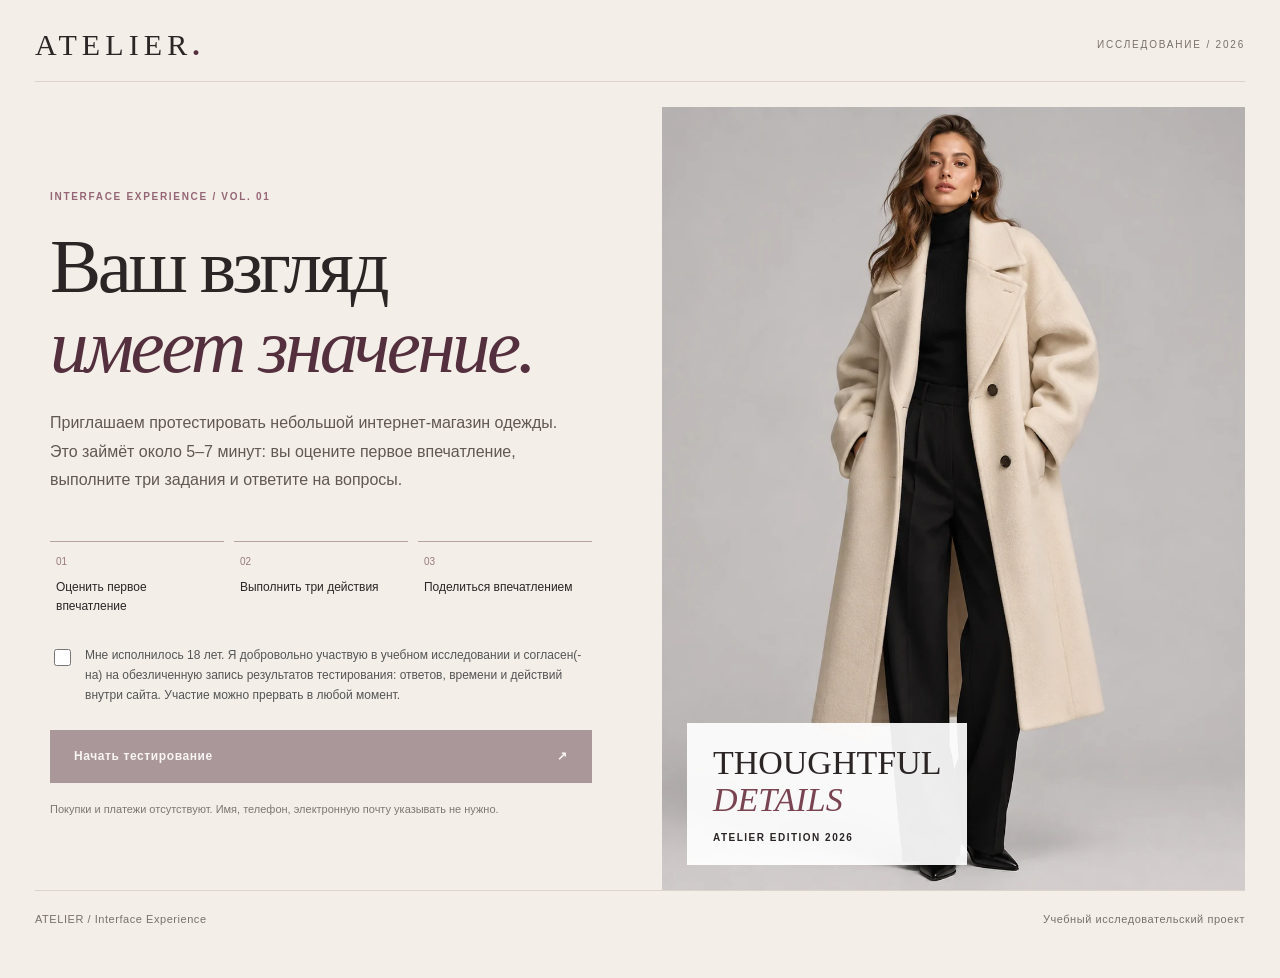
<file: index.html>
<!doctype html>
<html lang="ru">
<head>
  <meta charset="utf-8">
  <meta name="viewport" content="width=device-width, initial-scale=1">
  <meta name="theme-color" content="#f6f0ea">
  <title>ATELIER — оценка интерфейса</title>
  <link rel="stylesheet" href="./css/research.css">
</head>

<body class="research-page">
  <main class="research-shell">
    <header class="research-header">
      <span class="research-logo">ATELIER<span>.</span></span>
      <span>ИССЛЕДОВАНИЕ / 2026</span>
    </header>

    <section class="research-hero">
      <div class="research-copy">
        <span class="research-kicker">
          INTERFACE EXPERIENCE / VOL. 01
        </span>

        <h1>
          Ваш взгляд<br>
          <em>имеет значение.</em>
        </h1>

        <p class="research-lead">
          Приглашаем протестировать небольшой интернет-магазин
          одежды. Это займёт около 5–7 минут: вы оцените первое
          впечатление, выполните три задания и ответите на вопросы.
        </p>

        <div class="research-steps">
          <div>
            <span>01</span> Оценить первое впечатление
          </div>
          <div>
            <span>02</span> Выполнить три действия
          </div>
          <div>
            <span>03</span> Поделиться впечатлением
          </div>
        </div>

        <label class="research-consent">
          <input id="consent" type="checkbox">
          <span>
            Мне исполнилось 18 лет. Я добровольно участвую
            в учебном исследовании и согласен(-на) на
            обезличенную запись результатов тестирования:
            ответов, времени и действий внутри сайта.
            Участие можно прервать в любой момент.
          </span>
        </label>

        <button
          type="button"
          id="startButton"
          class="research-primary"
          disabled
        >
          Начать тестирование <span>↗</span>
        </button>

        <p class="research-small">
          Покупки и платежи отсутствуют. Имя, телефон,
          электронную почту указывать не нужно.
        </p>
      </div>

      <div class="research-visual">
        <img
          src="./assets/look1.webp"
          alt="Образ из коллекции ATELIER"
          width="1122"
          height="1402"
        >

        <div class="research-visual-note">
          THOUGHTFUL<br>
          <em>DETAILS</em>
          <span>ATELIER EDITION 2026</span>
        </div>
      </div>
    </section>

    <footer class="research-footer">
      <span>ATELIER / Interface Experience</span>
      <span>Учебный исследовательский проект</span>
    </footer>
  </main>

  <script>
    'use strict';

    const consent = document.getElementById('consent');
    const start = document.getElementById('startButton');

    consent.addEventListener('change', () => {
      start.disabled = !consent.checked;
    });

    start.addEventListener('click', () => {
      if (!consent.checked) return;

      const id =
        globalThis.crypto?.randomUUID?.() ||
        ('study-' + Date.now() + '-' +
        Math.random().toString(36).slice(2));

      // Независимое случайное распределение 50/50
      const version = Math.random() < 0.5 ? 'A' : 'B';

      // Данные исследовательской сессии
      const session = {
        id,
        version,
        assignedAt: new Date().toISOString(),
        deviceWidth: window.innerWidth,
        firstLook: null,
        taskIndex: 0,
        tasks: [],
        actions: 0,
        completed: false
      };

      // Сохранение сессии
      localStorage.setItem(
        'atelier_study_session',
        JSON.stringify(session)
      );

      sessionStorage.removeItem(
        'atelier_shop_study_' + id
      );

      // Открытие назначенной версии
      location.href = version === 'A'
        ? './edition-a.html?study=1'
        : './edition-b.html?study=1';
    });
  </script>
</body>
</html>
</file>
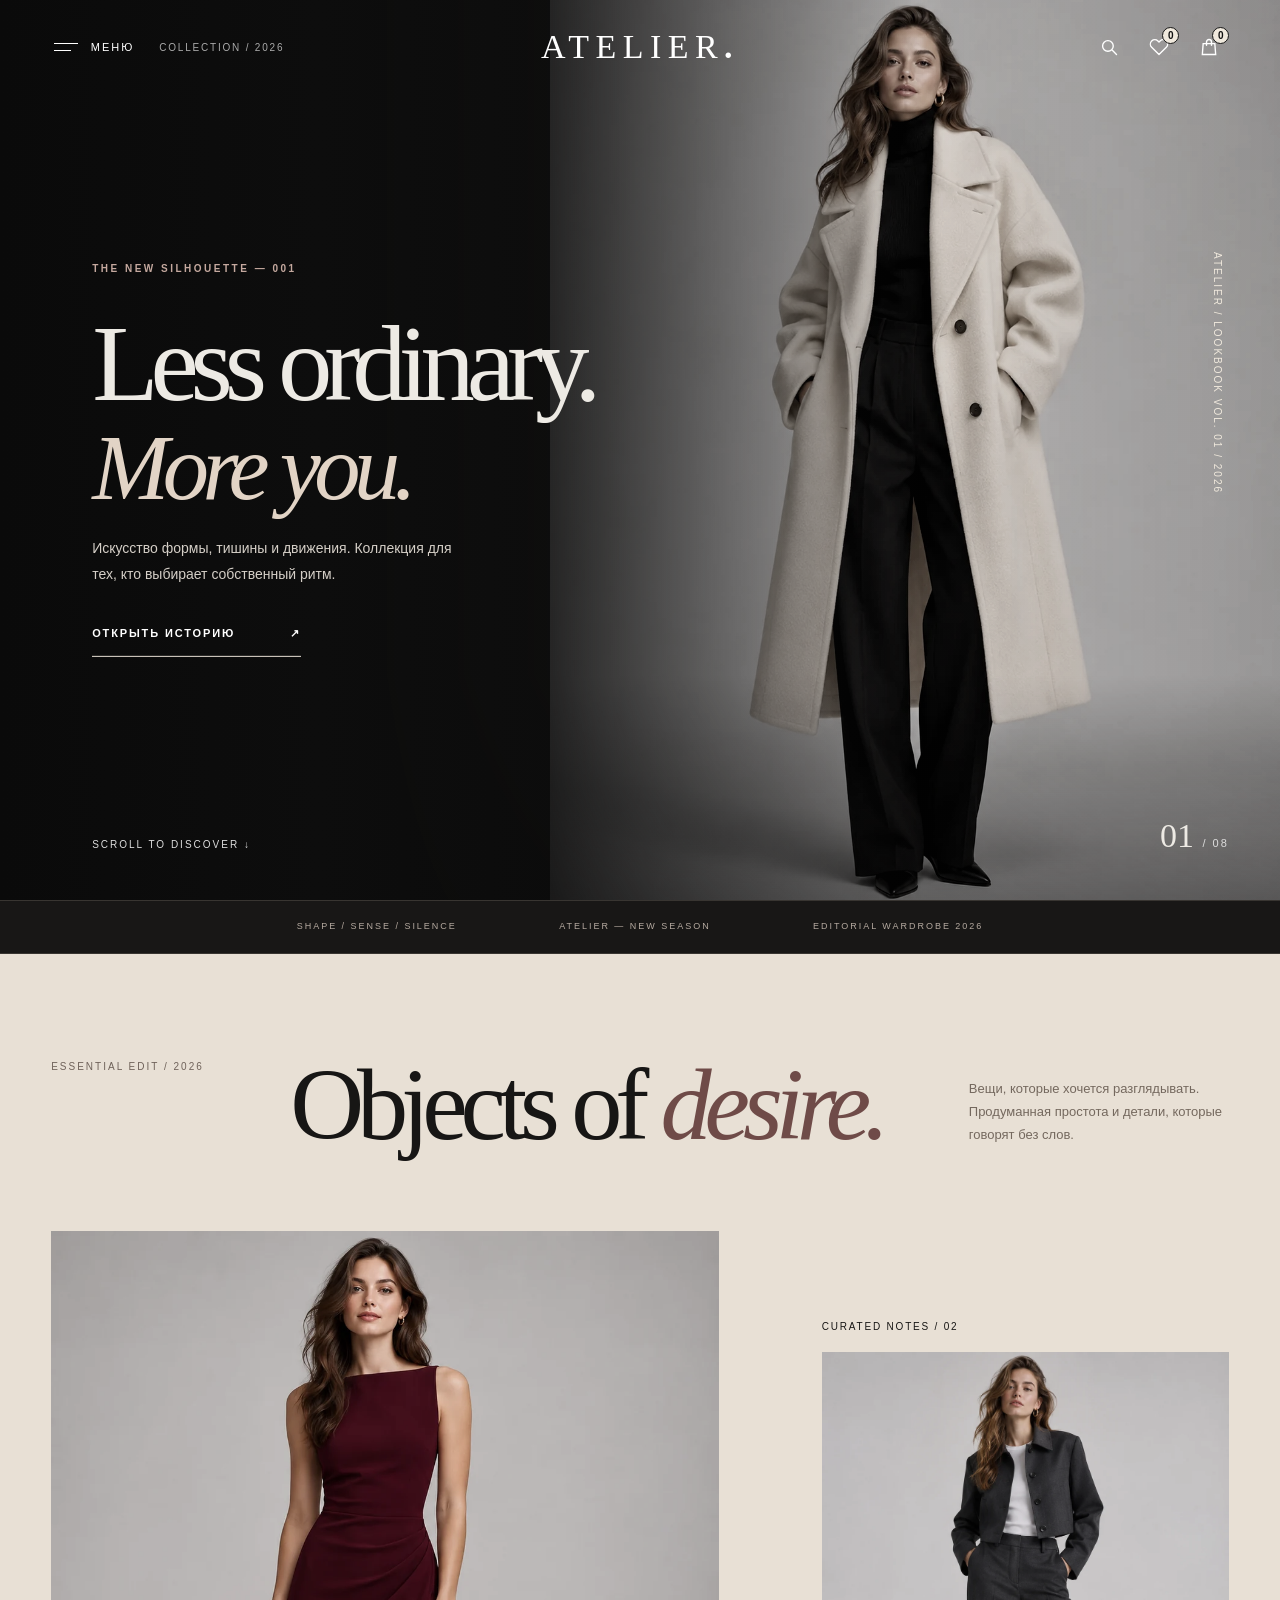
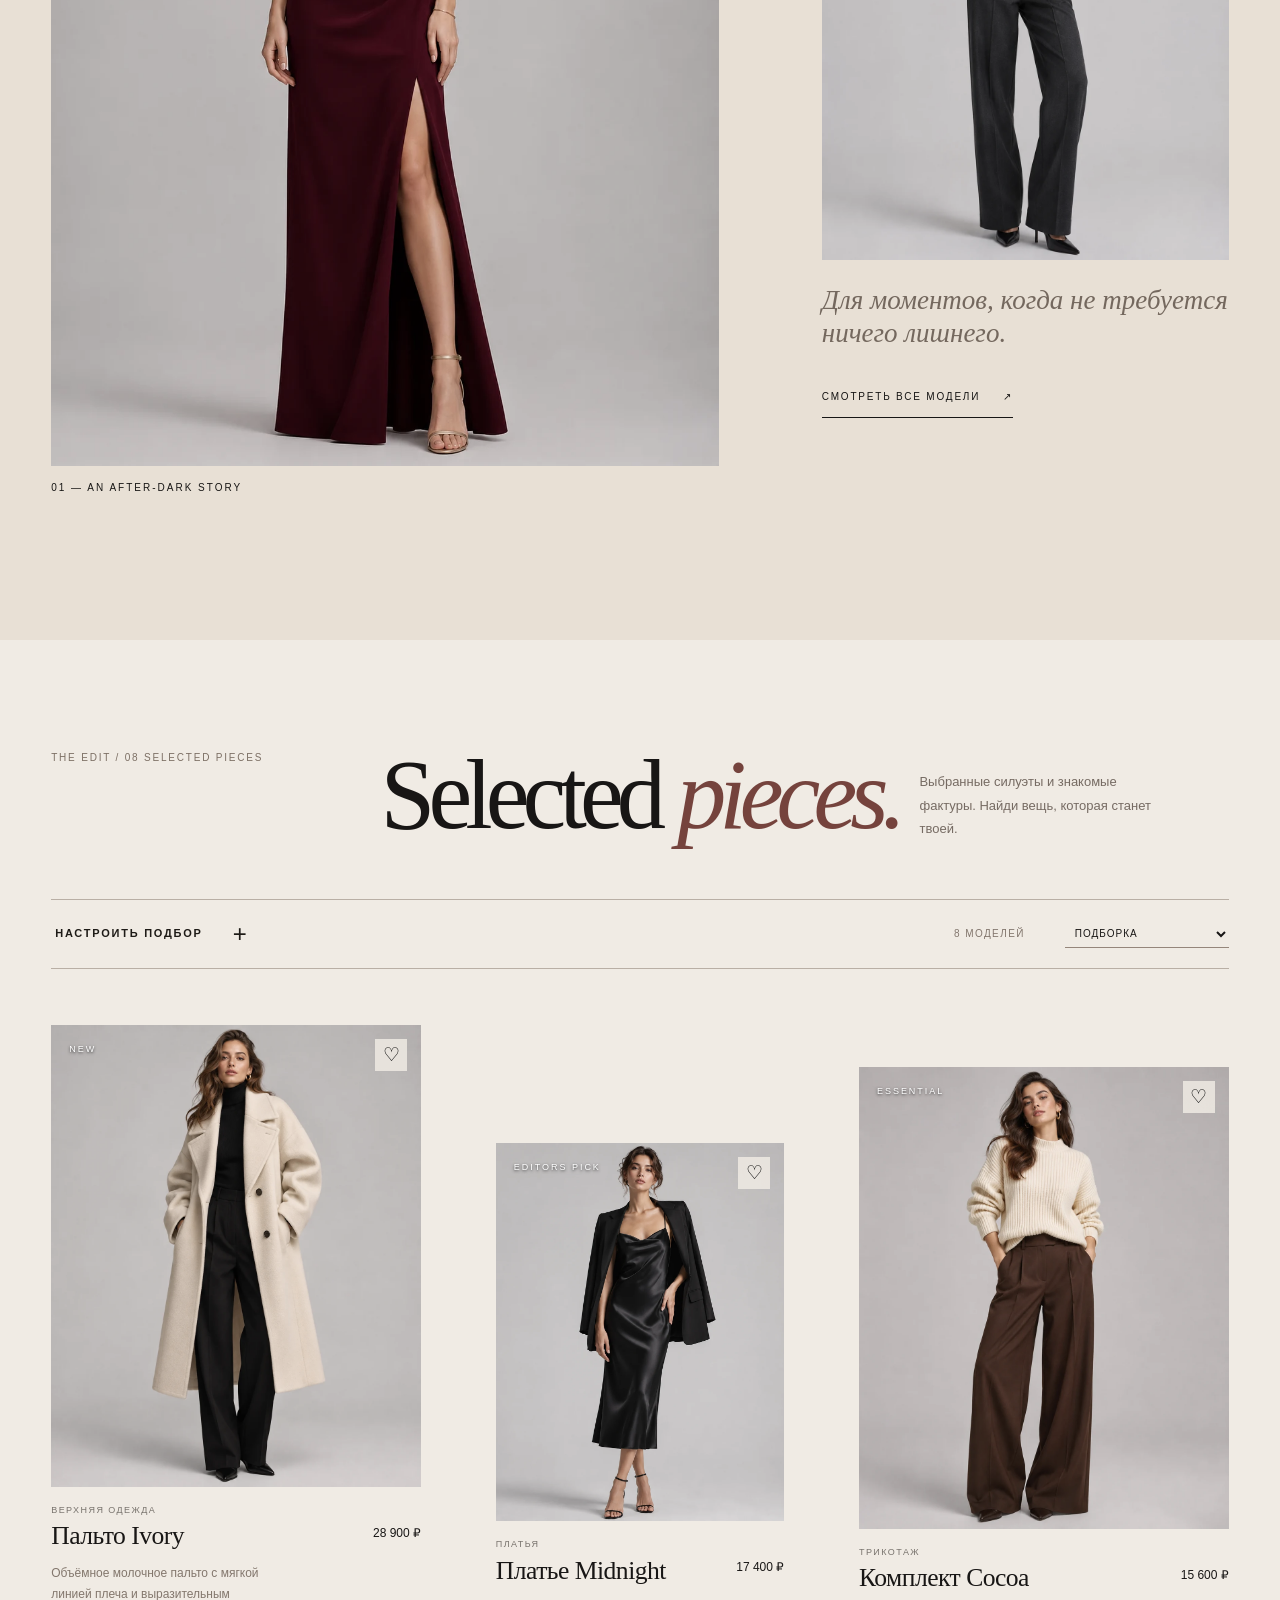
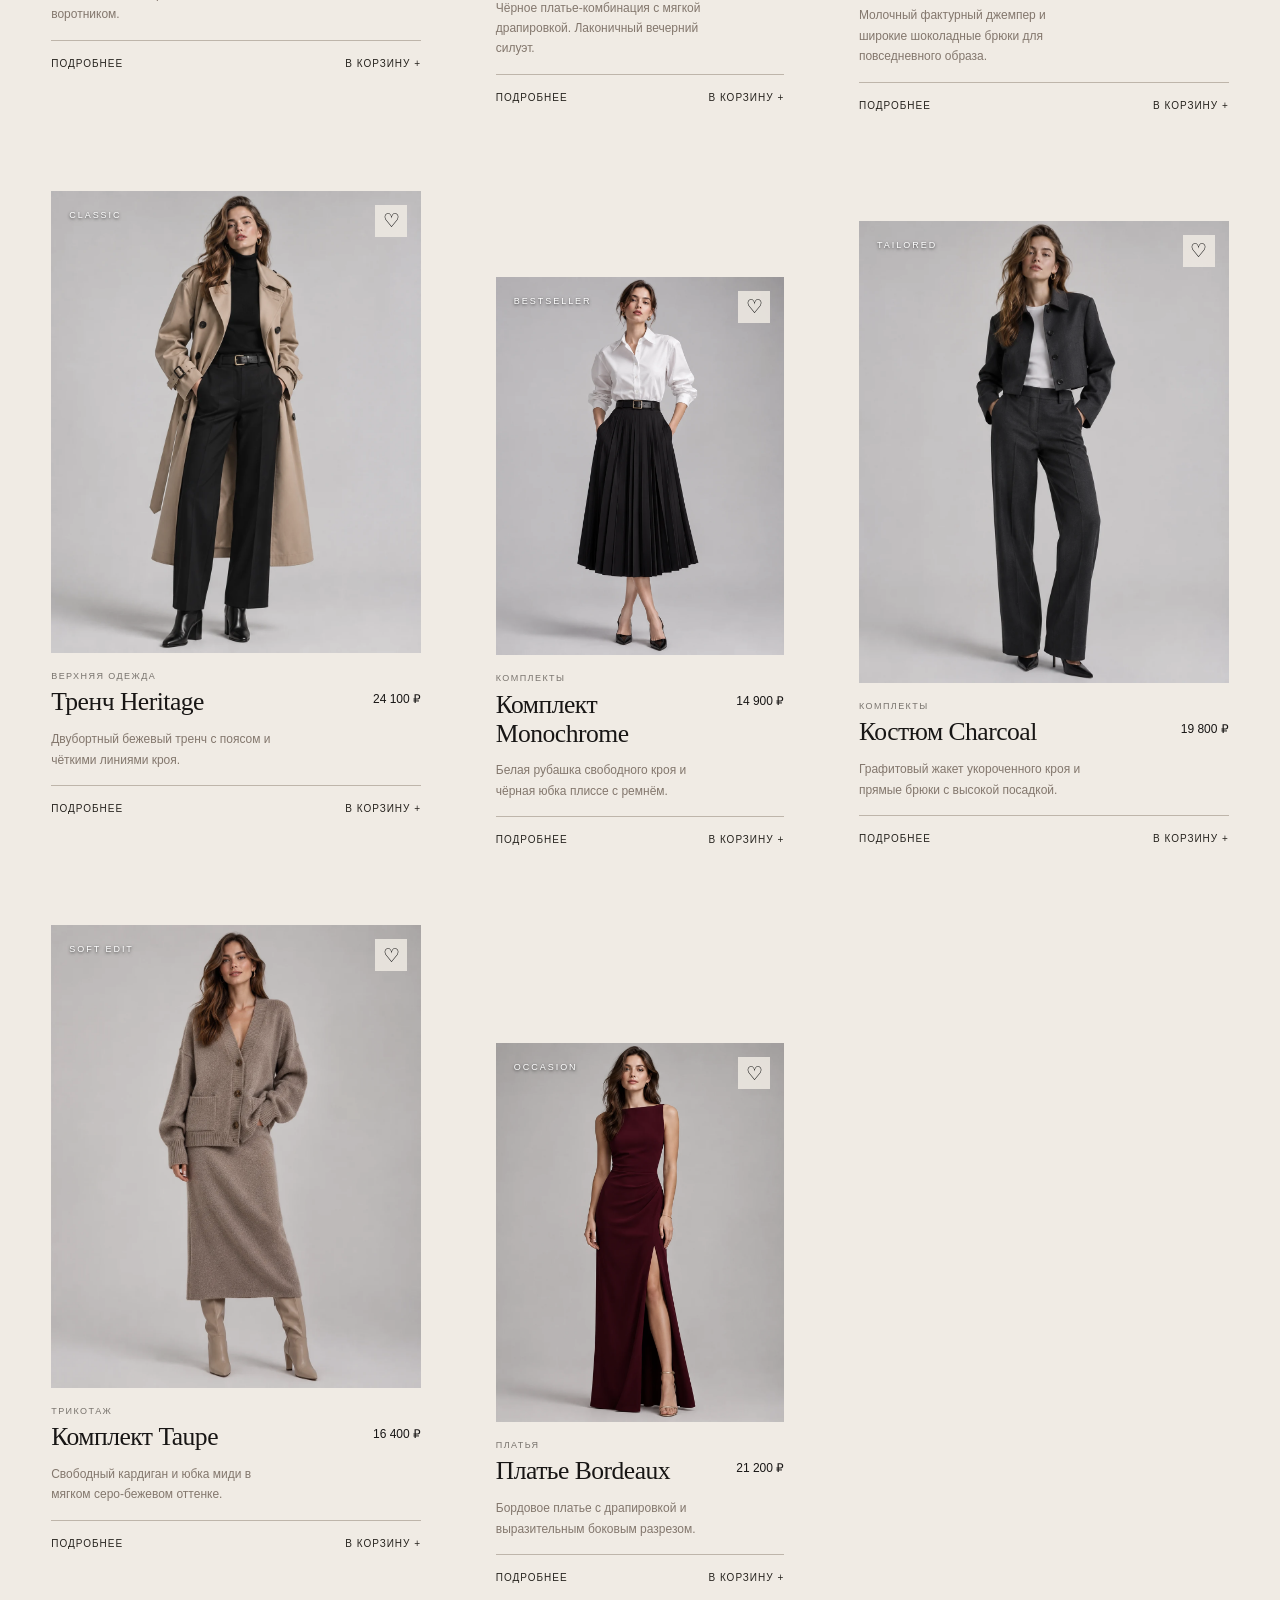
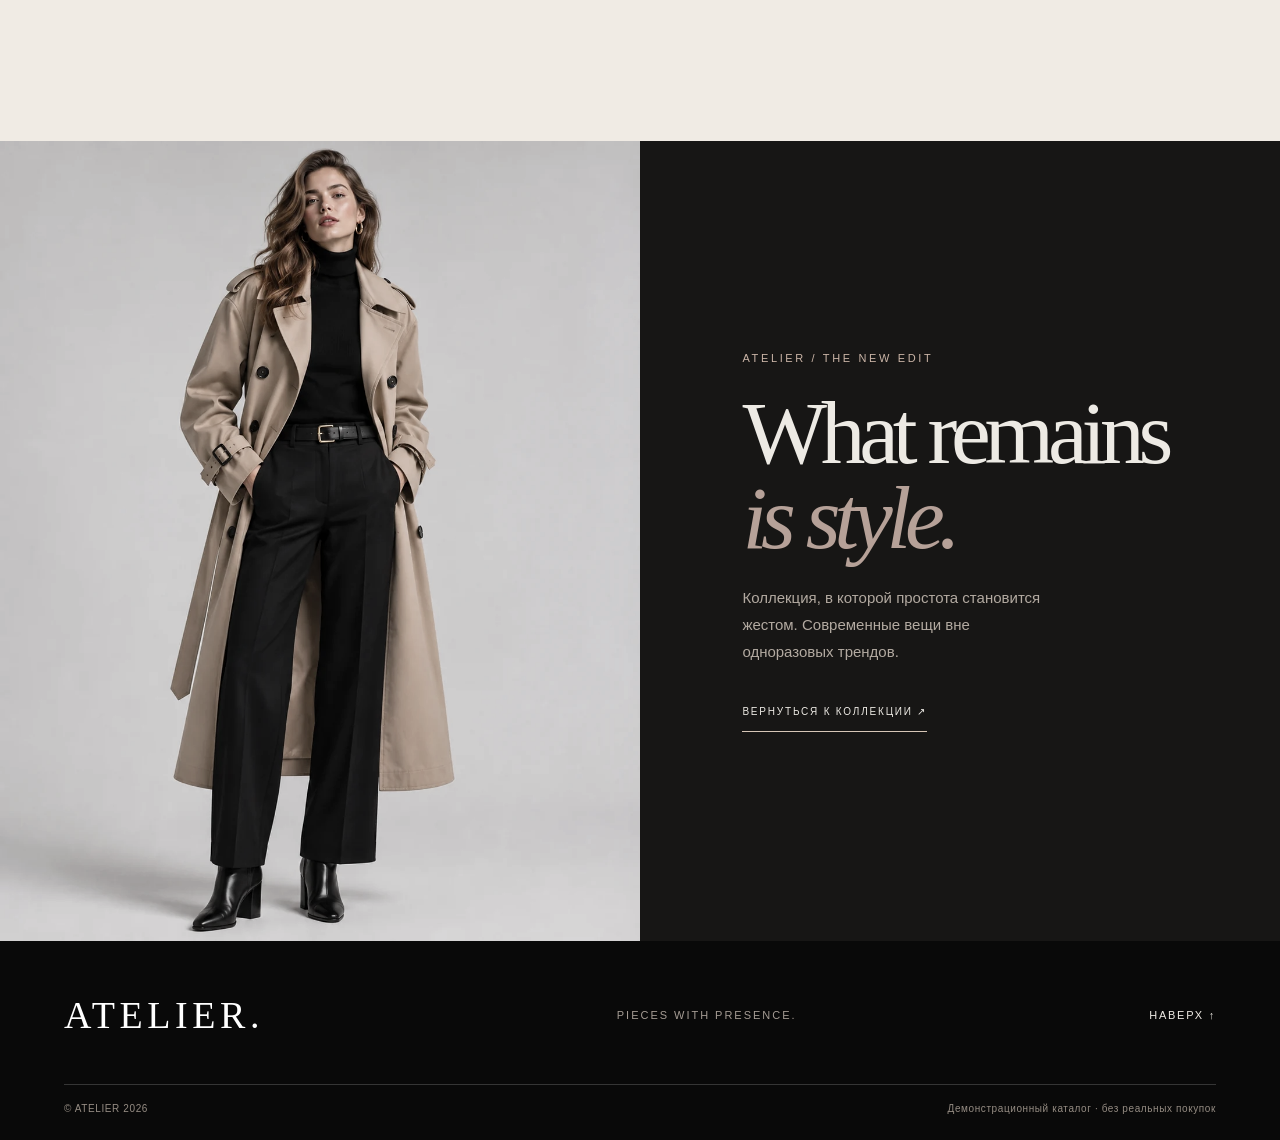
<file: edition-a.html>
<!doctype html>
<html lang="ru"><head><meta charset="utf-8"><meta name="viewport" content="width=device-width,initial-scale=1"><meta name="color-scheme" content="light"><meta name="description" content="ATELIER — женская одежда. Коллекция 2026"><title>ATELIER — The New Silhouette</title><link rel="stylesheet" href="./css/common.css"><link rel="stylesheet" href="./css/edition-a.css"><script defer src="./js/catalog.js"></script><script defer src="./js/app.js"></script><script defer src="./js/site-ui.js"></script></head><body data-variant="A"><a class="skip-link" href="#collection">Перейти в каталог</a>

<header class="site-header a-header" id="top">
  <div class="a-header-left"><button type="button" class="a-menu-trigger" id="menuToggle" aria-expanded="false" aria-controls="navDrawer"><span class="hamburger"><i></i><i></i></span><span>МЕНЮ</span></button><span class="a-header-edition">COLLECTION / 2026</span></div>
  <a href="#top" class="brand a-brand" aria-label="ATELIER — на главную">ATELIER<span class="brand-period">.</span></a>
  <div class="header-actions a-header-actions"><button class="header-icon a-search-trigger" type="button" id="searchToggle" aria-label="Открыть поиск" aria-expanded="false" aria-controls="searchTray"><svg viewBox="0 0 24 24" aria-hidden="true" width="22" height="22" fill="none" stroke="currentColor" stroke-width="1.65" stroke-linecap="round"><circle cx="10.7" cy="10.7" r="6.4"/><path d="m16 16 5 5"/></svg></button><button class="header-icon" type="button" data-action="favorites" aria-label="Открыть избранное"><svg viewBox="0 0 24 24" aria-hidden="true" width="22" height="22" fill="none" stroke="currentColor" stroke-width="1.6" stroke-linejoin="round"><path d="M20.8 4.8a5.3 5.3 0 0 0-7.5 0L12 6.1l-1.3-1.3a5.3 5.3 0 0 0-7.5 7.5L12 21l8.8-8.7a5.3 5.3 0 0 0 0-7.5Z"/></svg><span data-count="favorite" class="counter">0</span></button><button class="header-icon" type="button" data-action="cart" aria-label="Открыть корзину"><svg viewBox="0 0 24 24" aria-hidden="true" width="22" height="22" fill="none" stroke="currentColor" stroke-width="1.65" stroke-linecap="round"><path d="M5 8h14l1 13H4L5 8Z"/><path d="M9 10V6a3 3 0 0 1 6 0v4"/></svg><span data-count="cart" class="counter">0</span></button></div>
</header>
<div class="a-nav-drawer" id="navDrawer" hidden><div class="drawer-top"><span>ATELIER / INDEX</span><button type="button" data-toggle-close="navDrawer" aria-label="Закрыть меню">×</button></div><nav aria-label="Навигация по магазину"><a href="#collection">Коллекция <small>01</small></a><a href="#editorial">Редакция <small>02</small></a><a href="#about">О бренде <small>03</small></a></nav><div class="drawer-bottom">THE NEW SILHOUETTE · 2026</div></div>
<div class="a-search-tray" id="searchTray" hidden><label class="search-field" for="searchInput"><svg viewBox="0 0 24 24" aria-hidden="true" width="22" height="22" fill="none" stroke="currentColor" stroke-width="1.65" stroke-linecap="round"><circle cx="10.7" cy="10.7" r="6.4"/><path d="m16 16 5 5"/></svg><input id="searchInput" type="search" autocomplete="off" placeholder="Поиск по коллекции…" aria-label="Поиск по каталогу"></label><button type="button" data-toggle-close="searchTray" aria-label="Закрыть поиск">×</button></div>
<main>
<section class="a-cover" aria-labelledby="heroTitle">
  <div class="a-cover-photo" aria-hidden="true"><img src="./assets/look1.webp" fetchpriority="high" alt="" width="1122" height="1402"></div>
  <div class="a-cover-shade"></div>
  <div class="a-cover-side">ATELIER / LOOKBOOK VOL. 01 / 2026</div>
  <div class="a-cover-content"><p class="a-overline">THE NEW SILHOUETTE — 001</p><h1 id="heroTitle">Less ordinary.<br><em>More you.</em></h1><p>Искусство формы, тишины и движения. Коллекция для тех, кто выбирает собственный ритм.</p><a href="#editorial" class="a-ghost-cta">ОТКРЫТЬ ИСТОРИЮ <span>↗</span></a></div>
  <span class="a-cover-number">01 <span>/ 08</span></span><a class="a-scroll-hint" href="#editorial">SCROLL TO DISCOVER ↓</a>
</section>
<div class="a-ticker"><span>SHAPE / SENSE / SILENCE</span><span>ATELIER — NEW SEASON</span><span>EDITORIAL WARDROBE 2026</span></div>
<section id="editorial" class="a-editorial" aria-label="История коллекции">
  <div class="a-editorial-heading"><span>ESSENTIAL EDIT / 2026</span><h2>Objects of <em>desire.</em></h2><p>Вещи, которые хочется разглядывать. Продуманная простота и детали, которые говорят без слов.</p></div>
  <div class="a-editorial-pair"><figure class="a-shot a-shot-1"><img src="./assets/look8.webp" loading="eager" alt="Бордовое платье"><figcaption>01 — AN AFTER-DARK STORY</figcaption></figure><div class="a-editorial-aside"><span>CURATED NOTES / 02</span><div class="a-shot a-shot-2"><img src="./assets/look6.webp" loading="eager" alt="Графитовый костюм"></div><p>Для моментов, когда не требуется ничего лишнего.</p><a href="#collection" class="a-underline-link">СМОТРЕТЬ ВСЕ МОДЕЛИ <span>↗</span></a></div></div>
</section>
<section class="collection a-collection section-pad" id="collection" aria-labelledby="collectionTitle">
  <div class="a-collection-intro"><span>THE EDIT / 08 SELECTED PIECES</span><h2 id="collectionTitle">Selected <em>pieces.</em></h2><p>Выбранные силуэты и знакомые фактуры. Найди вещь, которая станет твоей.</p></div>
  <div class="a-tools"><button type="button" id="filterToggle" class="a-filter-trigger" aria-controls="aFilterPanel" aria-expanded="false">НАСТРОИТЬ ПОДБОР <span>+</span></button><div class="a-sort-line"><span id="resultsCount">8 моделей</span><label class="sort-field" for="sortSelect"><span class="visually-hidden">Сортировка товаров</span><select id="sortSelect"><option value="default">Подборка</option><option value="low">Сначала дешевле</option><option value="high">Сначала дороже</option><option value="alpha">По названию</option></select></label></div></div>
  <div id="aFilterPanel" class="a-filter-panel" hidden><p>КАТЕГОРИЯ / CATEGORY</p><div class="filters" role="group" aria-label="Фильтр категорий"><button type="button" data-filter="all" aria-pressed="true">Все модели</button><button type="button" data-filter="outer" aria-pressed="false">Верхняя одежда</button><button type="button" data-filter="dresses" aria-pressed="false">Платья</button><button type="button" data-filter="sets" aria-pressed="false">Комплекты</button><button type="button" data-filter="knitwear" aria-pressed="false">Трикотаж</button></div></div>
  <div class="product-grid" id="productGrid"></div><p id="noResults" class="empty-state" hidden>По этому запросу ничего не нашлось. Измените запрос или категорию.</p>
</section>
<section class="a-footer-story" id="about"><div class="a-footer-story-image"><img src="./assets/look4.webp" loading="lazy" alt="Бежевый тренч"></div><div class="a-footer-story-copy"><span>ATELIER / THE NEW EDIT</span><h2>What remains <em>is style.</em></h2><p>Коллекция, в которой простота становится жестом. Современные вещи вне одноразовых трендов.</p><a href="#collection">ВЕРНУТЬСЯ К КОЛЛЕКЦИИ ↗</a></div></section>
</main>
<footer class="footer a-footer"><div class="footer-main"><a href="#top" class="brand">ATELIER.</a><span>PIECES WITH PRESENCE.</span><a href="#top">НАВЕРХ ↑</a></div><div class="footer-bottom"><span>© ATELIER 2026</span><span>Демонстрационный каталог · без реальных покупок</span></div></footer>
  <dialog class="modal-dialog" id="detailDialog" aria-label="Информация о товаре"><button type="button" class="dialog-close" data-action="close" aria-label="Закрыть карточку">×</button><div id="detailContent"></div></dialog>
  <dialog class="drawer-dialog" id="cartDialog" aria-label="Корзина"><div class="drawer-heading"><div><span class="drawer-eyebrow">YOUR SELECTION</span><h2>Корзина</h2></div><button type="button" class="dialog-close" data-action="close" aria-label="Закрыть корзину">×</button></div><div class="drawer-content" id="cartContent"></div><div class="drawer-footer" id="cartFooter" hidden><div class="total-row"><span>Итого</span><strong id="cartTotal">0 ₽</strong></div><button type="button" class="checkout-button" data-action="checkout">Оформить заказ <svg viewBox="0 0 24 24" aria-hidden="true" width="19" height="19" fill="none" stroke="currentColor" stroke-width="1.5" stroke-linecap="round"><path d="M4 12h16M13 5l7 7-7 7"/></svg></button><p>Оформление демонстрационное, списания средств не будет.</p></div></dialog>
  <dialog class="drawer-dialog" id="favoritesDialog" aria-label="Избранное"><div class="drawer-heading"><div><span class="drawer-eyebrow">SAVED FOR LATER</span><h2>Избранное</h2></div><button type="button" class="dialog-close" data-action="close" aria-label="Закрыть избранное">×</button></div><div class="drawer-content" id="favoritesContent"></div></dialog>
  <dialog class="order-dialog" id="orderDialog" aria-label="Подтверждение заказа"><div class="order-content"><div class="order-symbol">✓</div><p class="section-kicker">ДЕМОНСТРАЦИЯ ЗАКАЗА</p><h2>Готово!</h2><p>Тестовый заказ оформлен. Это демонстрационный магазин, оплата не требуется.</p><button type="button" class="checkout-button" data-action="close">Продолжить просмотр</button></div></dialog>
  <div id="toast" class="toast" role="status" aria-live="polite" hidden></div>

  <aside class="study-panel" id="studyPanel" aria-label="Задание исследования" hidden><div class="study-header"><span>ЗАДАНИЕ <b id="taskNumber">1 / 3</b></span><button type="button" id="minimizeTask" aria-label="Свернуть или развернуть задание" aria-expanded="true">−</button></div><div id="studyBody"><p id="taskText"></p><div class="study-progress"><span id="taskProgress"></span></div><div class="study-actions"><button type="button" id="skipTask">Не получилось</button><button type="button" id="finishTasks" hidden>Завершить тест →</button></div></div></aside>
  <button type="button" id="firstLookLauncher" class="firstlook-launcher" hidden>Оценить первое впечатление <span>↗</span></button>
  <aside class="firstlook-panel" id="firstLookPanel" aria-labelledby="firstLookTitle" hidden><span class="study-eyebrow">ШАГ 01 / 03</span><h2 id="firstLookTitle">Первое впечатление</h2><p>Посмотрите на страницу и дайте две оценки до выполнения заданий.</p><form id="firstLookForm"><fieldset><legend>Насколько привлекательно оформление?</legend><div class="rating-scale" data-rating="firstBeauty"></div></fieldset><fieldset><legend>Насколько удобным кажется сайт?</legend><div class="rating-scale" data-rating="firstEase"></div></fieldset><button type="submit" class="study-next">Начать задания <svg viewBox="0 0 24 24" aria-hidden="true" width="19" height="19" fill="none" stroke="currentColor" stroke-width="1.5" stroke-linecap="round"><path d="M4 12h16M13 5l7 7-7 7"/></svg></button></form></aside>
</body></html>
</file>
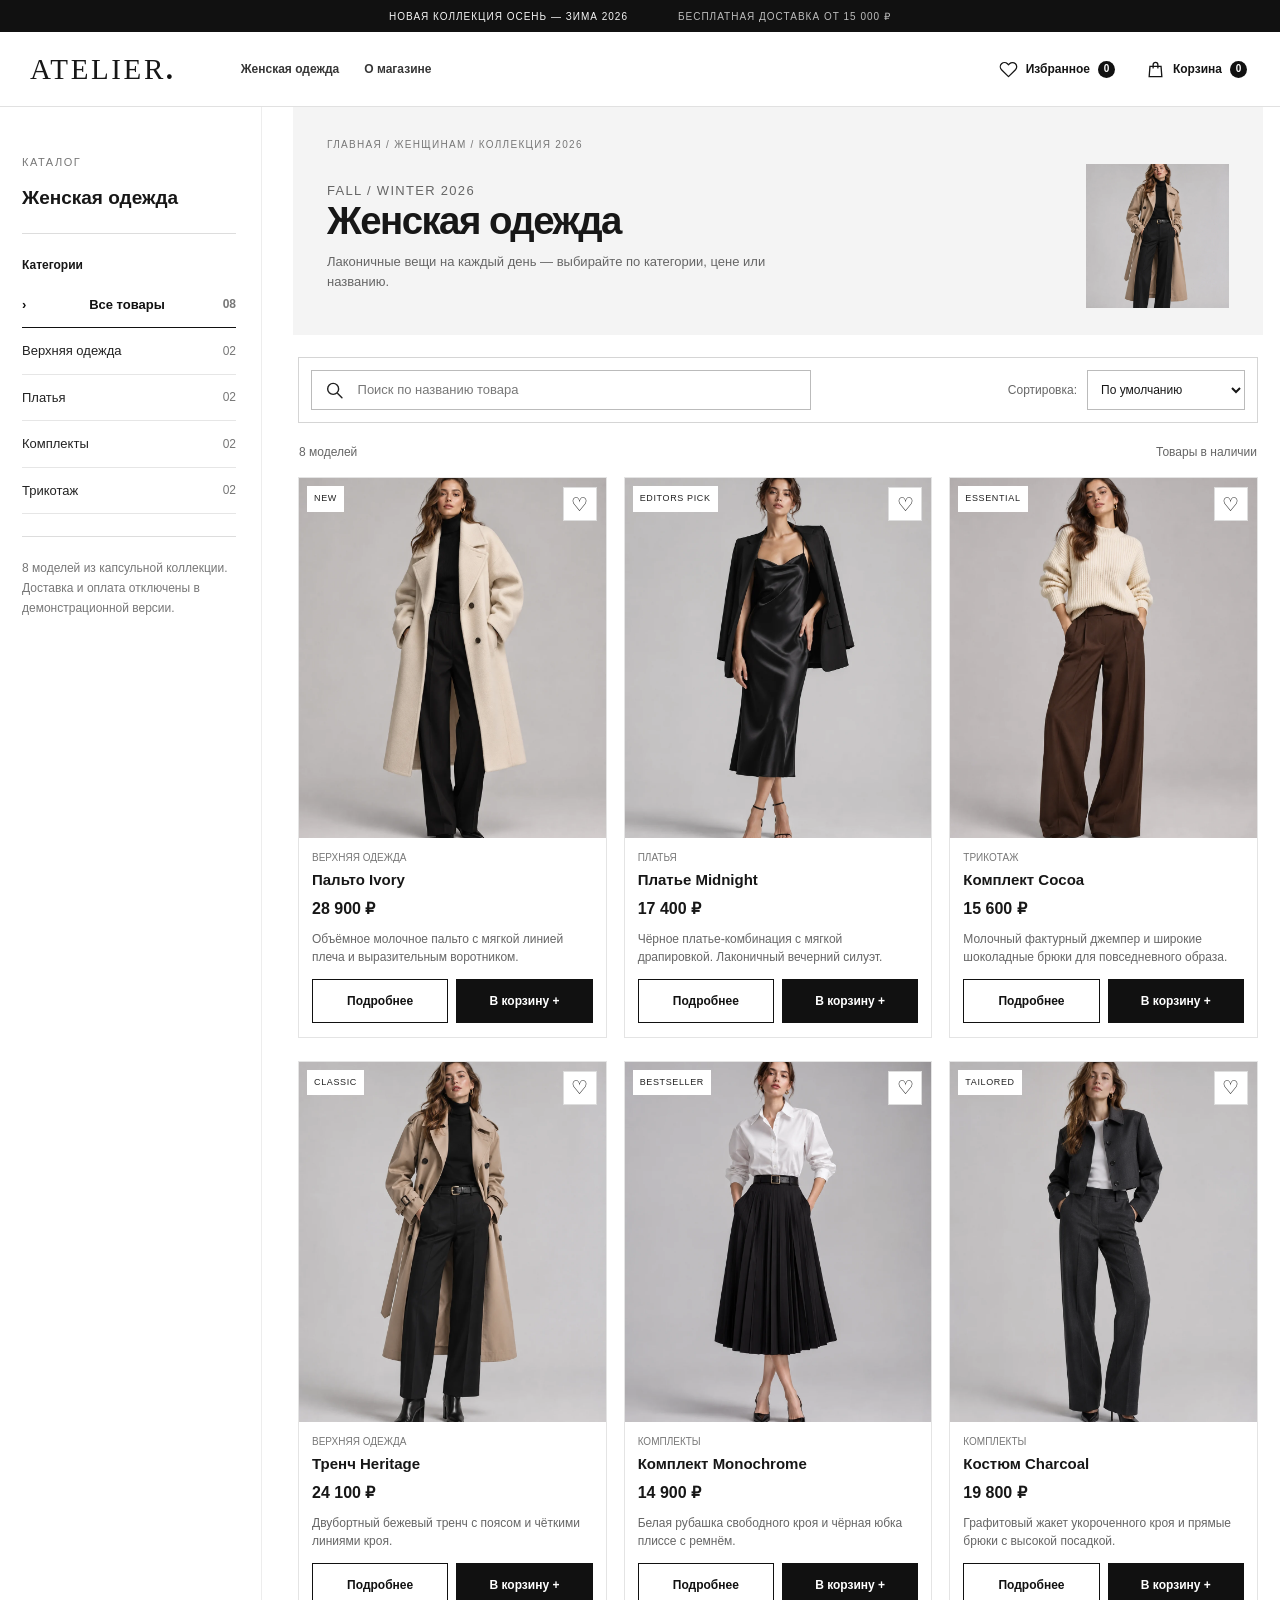
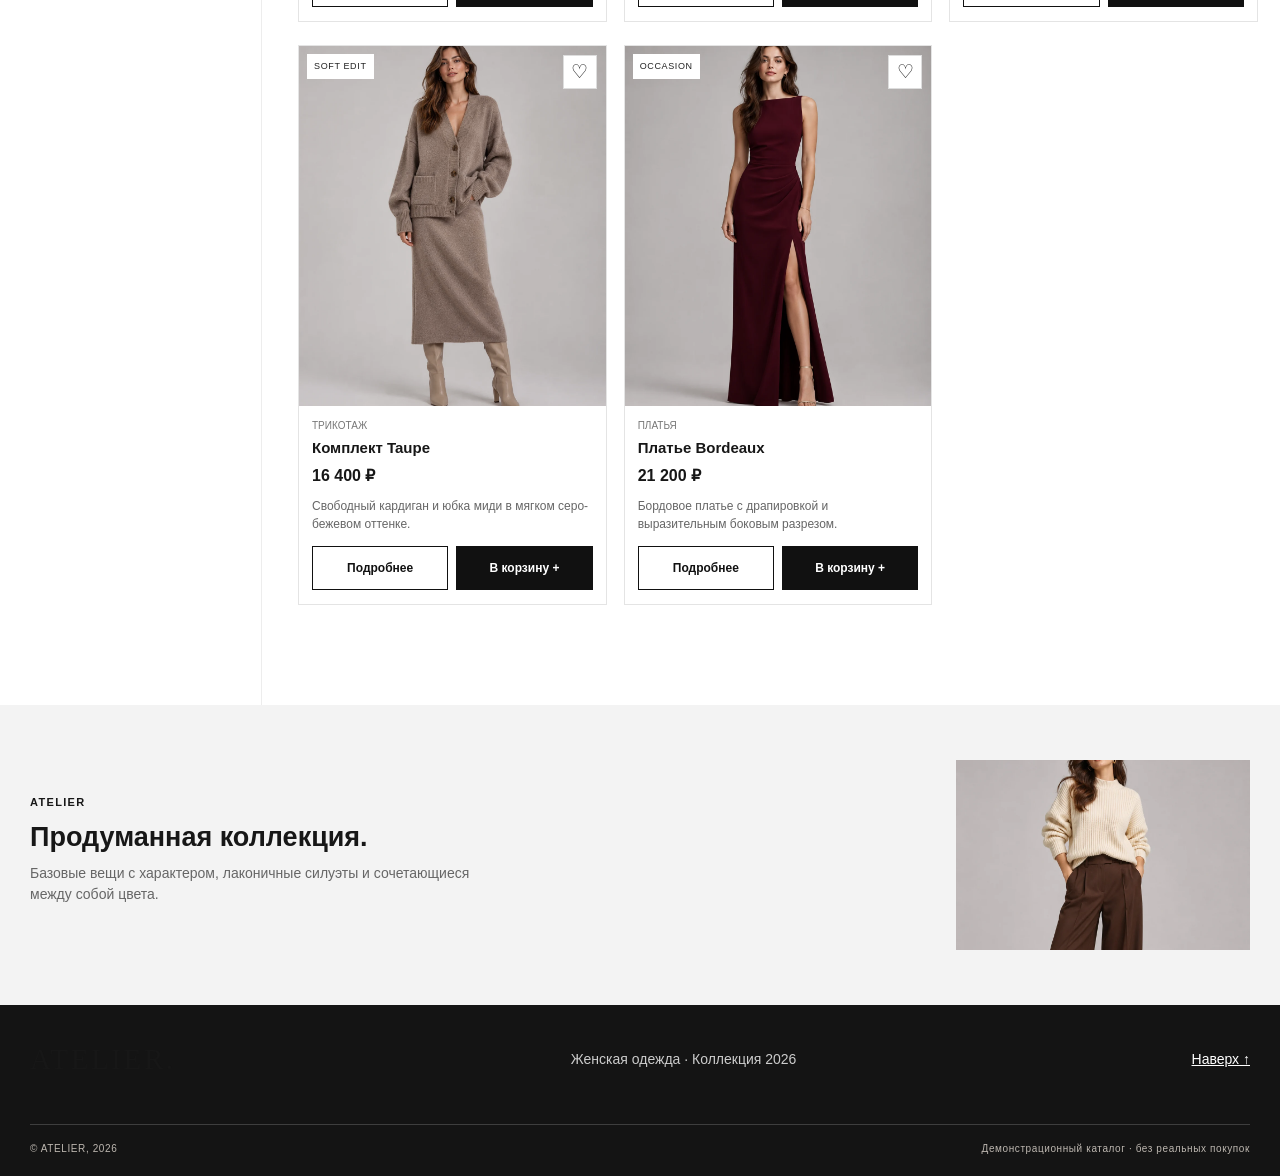
<file: edition-b.html>
<!doctype html>
<html lang="ru"><head><meta charset="utf-8"><meta name="viewport" content="width=device-width,initial-scale=1"><meta name="color-scheme" content="light"><meta name="description" content="ATELIER — женская одежда. Коллекция 2026"><title>ATELIER — Женская одежда</title><link rel="stylesheet" href="./css/common.css"><link rel="stylesheet" href="./css/edition-b.css"><script defer src="./js/catalog.js"></script><script defer src="./js/app.js"></script><script defer src="./js/site-ui.js"></script></head><body data-variant="B"><a class="skip-link" href="#collection">Перейти в каталог</a>

<div class="b-announcement">НОВАЯ КОЛЛЕКЦИЯ ОСЕНЬ — ЗИМА 2026 <span>БЕСПЛАТНАЯ ДОСТАВКА ОТ 15 000 ₽</span></div>
<header class="site-header b-header" id="top"><div class="b-header-primary"><a href="#top" class="brand" aria-label="ATELIER — на главную">ATELIER<span class="brand-period">.</span></a><nav class="nav-links" aria-label="Навигация"><a href="#collection">Женская одежда</a><a href="#about">О магазине</a></nav></div><div class="header-actions b-header-actions"><button type="button" data-action="favorites" class="header-icon"><svg viewBox="0 0 24 24" aria-hidden="true" width="22" height="22" fill="none" stroke="currentColor" stroke-width="1.6" stroke-linejoin="round"><path d="M20.8 4.8a5.3 5.3 0 0 0-7.5 0L12 6.1l-1.3-1.3a5.3 5.3 0 0 0-7.5 7.5L12 21l8.8-8.7a5.3 5.3 0 0 0 0-7.5Z"/></svg><span class="b-action-name">Избранное</span><span data-count="favorite" class="counter">0</span></button><button type="button" data-action="cart" class="header-icon"><svg viewBox="0 0 24 24" aria-hidden="true" width="22" height="22" fill="none" stroke="currentColor" stroke-width="1.65" stroke-linecap="round"><path d="M5 8h14l1 13H4L5 8Z"/><path d="M9 10V6a3 3 0 0 1 6 0v4"/></svg><span class="b-action-name">Корзина</span><span data-count="cart" class="counter">0</span></button></div></header>
<main><div class="b-layout" id="collection">
  <aside class="b-sidebar"><div class="b-sidebar-inner"><p class="b-sidebar-label">КАТАЛОГ</p><h2>Женская одежда</h2><div class="b-rule"></div><p class="b-sidebar-subtitle">Категории</p><div class="filters" role="group" aria-label="Фильтр категорий"><button type="button" data-filter="all" aria-pressed="true">Все товары <span>08</span></button><button type="button" data-filter="outer" aria-pressed="false">Верхняя одежда <span>02</span></button><button type="button" data-filter="dresses" aria-pressed="false">Платья <span>02</span></button><button type="button" data-filter="sets" aria-pressed="false">Комплекты <span>02</span></button><button type="button" data-filter="knitwear" aria-pressed="false">Трикотаж <span>02</span></button></div><div class="b-rule"></div><p class="b-sidebar-note">8 моделей из капсульной коллекции. Доставка и оплата отключены в демонстрационной версии.</p></div></aside>
  <div class="b-catalog-main"><div class="b-page-top"><div class="b-breadcrumb">ГЛАВНАЯ / ЖЕНЩИНАМ / КОЛЛЕКЦИЯ 2026</div><div class="b-titleline"><div><p class="b-kicker">FALL / WINTER 2026</p><h1>Женская одежда</h1><p>Лаконичные вещи на каждый день — выбирайте по категории, цене или названию.</p></div><div class="b-titlephoto"><img src="./assets/look4.webp" alt="Тренч из коллекции"></div></div></div>
    <div class="b-toolbar"><label class="search-field" for="searchInput"><svg viewBox="0 0 24 24" aria-hidden="true" width="22" height="22" fill="none" stroke="currentColor" stroke-width="1.65" stroke-linecap="round"><circle cx="10.7" cy="10.7" r="6.4"/><path d="m16 16 5 5"/></svg><input id="searchInput" type="search" placeholder="Поиск по названию товара" autocomplete="off" aria-label="Поиск по товарам"></label><label class="sort-field" for="sortSelect"><span>Сортировка:</span><select id="sortSelect"><option value="default">По умолчанию</option><option value="low">Сначала дешевле</option><option value="high">Сначала дороже</option><option value="alpha">По названию</option></select></label></div>
    <div class="b-list-summary"><span id="resultsCount">8 моделей</span><span>Товары в наличии</span></div><div class="product-grid" id="productGrid"></div><p id="noResults" class="empty-state" hidden>Ничего не найдено. Измените запрос или категорию.</p>
  </div>
</div>
<section id="about" class="b-bottom-info"><div><b>ATELIER</b><h2>Продуманная коллекция.</h2><p>Базовые вещи с характером, лаконичные силуэты и сочетающиеся между собой цвета.</p></div><div class="b-info-photo"><img src="./assets/look3.webp" loading="lazy" alt="Комплект Cocoa"></div></section>
</main><footer class="footer b-footer"><div class="footer-main"><a href="#top" class="brand">ATELIER.</a><p>Женская одежда · Коллекция 2026</p><a href="#top">Наверх ↑</a></div><div class="footer-bottom"><span>© ATELIER, 2026</span><span>Демонстрационный каталог · без реальных покупок</span></div></footer>
  <dialog class="modal-dialog" id="detailDialog" aria-label="Информация о товаре"><button type="button" class="dialog-close" data-action="close" aria-label="Закрыть карточку">×</button><div id="detailContent"></div></dialog>
  <dialog class="drawer-dialog" id="cartDialog" aria-label="Корзина"><div class="drawer-heading"><div><span class="drawer-eyebrow">YOUR SELECTION</span><h2>Корзина</h2></div><button type="button" class="dialog-close" data-action="close" aria-label="Закрыть корзину">×</button></div><div class="drawer-content" id="cartContent"></div><div class="drawer-footer" id="cartFooter" hidden><div class="total-row"><span>Итого</span><strong id="cartTotal">0 ₽</strong></div><button type="button" class="checkout-button" data-action="checkout">Оформить заказ <svg viewBox="0 0 24 24" aria-hidden="true" width="19" height="19" fill="none" stroke="currentColor" stroke-width="1.5" stroke-linecap="round"><path d="M4 12h16M13 5l7 7-7 7"/></svg></button><p>Оформление демонстрационное, списания средств не будет.</p></div></dialog>
  <dialog class="drawer-dialog" id="favoritesDialog" aria-label="Избранное"><div class="drawer-heading"><div><span class="drawer-eyebrow">SAVED FOR LATER</span><h2>Избранное</h2></div><button type="button" class="dialog-close" data-action="close" aria-label="Закрыть избранное">×</button></div><div class="drawer-content" id="favoritesContent"></div></dialog>
  <dialog class="order-dialog" id="orderDialog" aria-label="Подтверждение заказа"><div class="order-content"><div class="order-symbol">✓</div><p class="section-kicker">ДЕМОНСТРАЦИЯ ЗАКАЗА</p><h2>Готово!</h2><p>Тестовый заказ оформлен. Это демонстрационный магазин, оплата не требуется.</p><button type="button" class="checkout-button" data-action="close">Продолжить просмотр</button></div></dialog>
  <div id="toast" class="toast" role="status" aria-live="polite" hidden></div>

  <aside class="study-panel" id="studyPanel" aria-label="Задание исследования" hidden><div class="study-header"><span>ЗАДАНИЕ <b id="taskNumber">1 / 3</b></span><button type="button" id="minimizeTask" aria-label="Свернуть или развернуть задание" aria-expanded="true">−</button></div><div id="studyBody"><p id="taskText"></p><div class="study-progress"><span id="taskProgress"></span></div><div class="study-actions"><button type="button" id="skipTask">Не получилось</button><button type="button" id="finishTasks" hidden>Завершить тест →</button></div></div></aside>
  <button type="button" id="firstLookLauncher" class="firstlook-launcher" hidden>Оценить первое впечатление <span>↗</span></button>
  <aside class="firstlook-panel" id="firstLookPanel" aria-labelledby="firstLookTitle" hidden><span class="study-eyebrow">ШАГ 01 / 03</span><h2 id="firstLookTitle">Первое впечатление</h2><p>Посмотрите на страницу и дайте две оценки до выполнения заданий.</p><form id="firstLookForm"><fieldset><legend>Насколько привлекательно оформление?</legend><div class="rating-scale" data-rating="firstBeauty"></div></fieldset><fieldset><legend>Насколько удобным кажется сайт?</legend><div class="rating-scale" data-rating="firstEase"></div></fieldset><button type="submit" class="study-next">Начать задания <svg viewBox="0 0 24 24" aria-hidden="true" width="19" height="19" fill="none" stroke="currentColor" stroke-width="1.5" stroke-linecap="round"><path d="M4 12h16M13 5l7 7-7 7"/></svg></button></form></aside>
</body></html>
</file>
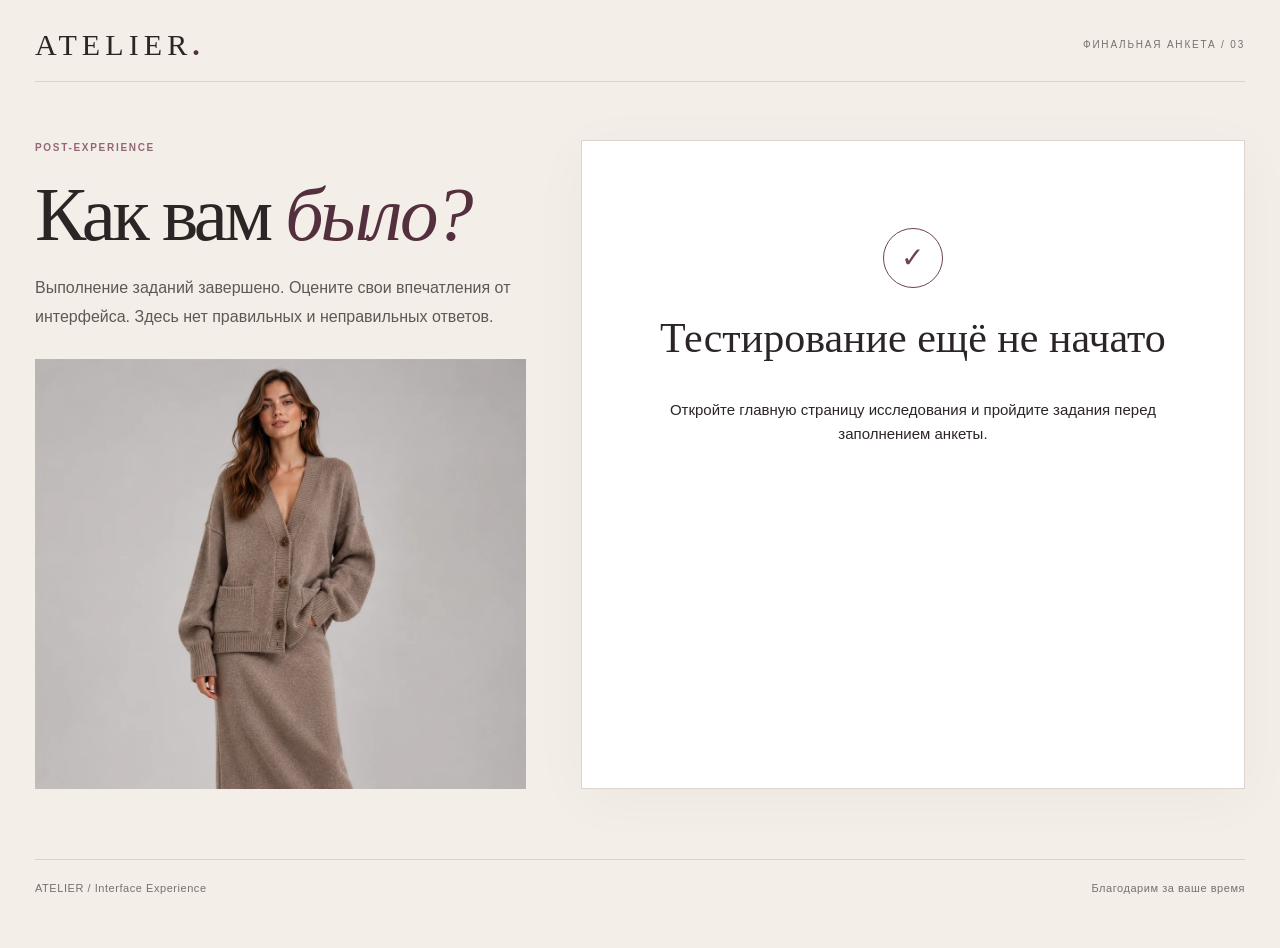
<file: survey.html>
<!doctype html>
<html lang="ru">
<head><meta charset="utf-8"><meta name="viewport" content="width=device-width, initial-scale=1"><meta name="theme-color" content="#f6f0ea"><title>ATELIER — впечатления после тестирования</title><link rel="stylesheet" href="./css/research.css"><script src="./js/config.js"></script><script defer src="./js/survey.js"></script></head>
<body class="research-page survey-page">
<main class="survey-shell">
  <header class="research-header"><span class="research-logo">ATELIER<span>.</span></span><span>ФИНАЛЬНАЯ АНКЕТА / 03</span></header>
  <div class="survey-layout"><section class="survey-intro"><span class="research-kicker">POST-EXPERIENCE</span><h1>Как вам <em>было?</em></h1><p>Выполнение заданий завершено. Оцените свои впечатления от интерфейса. Здесь нет правильных и неправильных ответов.</p><div class="survey-photo"><img src="./assets/look7.webp" alt="Образ из коллекции ATELIER" width="1122" height="1402"></div></section>
  <section class="survey-card"><form id="studyForm" name="study-results" method="POST" data-netlify="true" netlify-honeypot="bot-field">
    <input type="hidden" name="form-name" value="study-results"><p class="honeypot" aria-hidden="true"><label>Leave this blank: <input name="bot-field" tabindex="-1" autocomplete="off"></label></p>
    <input type="hidden" name="participant_id"><input type="hidden" name="version"><input type="hidden" name="assigned_at"><input type="hidden" name="device_width"><input type="hidden" name="firstlook_beauty"><input type="hidden" name="firstlook_ease">
    <input type="hidden" name="task_1_ms"><input type="hidden" name="task_2_ms"><input type="hidden" name="task_3_ms"><input type="hidden" name="task_1_success"><input type="hidden" name="task_2_success"><input type="hidden" name="task_3_success"><input type="hidden" name="task_1_nontarget"><input type="hidden" name="task_2_nontarget"><input type="hidden" name="task_3_nontarget"><input type="hidden" name="task_1_skipped"><input type="hidden" name="task_2_skipped"><input type="hidden" name="task_3_skipped"><input type="hidden" name="actions_count"><input type="hidden" name="total_ms">
    <fieldset class="survey-question"><legend><span>01 / ЭСТЕТИКА</span>Насколько привлекательным вам показался сайт?</legend><p>1 — совсем не привлекателен, 7 — очень привлекателен</p><div class="survey-rating" data-survey-rating="beauty"></div></fieldset>
    <fieldset class="survey-question"><legend><span>02 / УДОБСТВО</span>Насколько удобно было выполнять задания?</legend><p>1 — совсем неудобно, 7 — очень удобно</p><div class="survey-rating" data-survey-rating="usability"></div></fieldset>
    <fieldset class="survey-question"><legend><span>03 / ПОНЯТНОСТЬ</span>Насколько понятными были элементы управления?</legend><p>1 — совсем непонятны, 7 — полностью понятны</p><div class="survey-rating" data-survey-rating="clarity"></div></fieldset>
    <label class="survey-textarea"><span>04 / ВАШ КОММЕНТАРИЙ</span>Что оказалось удобным или неудобным?<textarea name="comment" rows="4" maxlength="500" placeholder="Необязательно. Не указывайте личные данные."></textarea></label>
    <button type="submit" id="submitResults" class="research-primary">Завершить исследование <span>↗</span></button>
    <p id="surveyStatus" role="status" aria-live="polite" class="research-small">Ответы используются только для учебного исследования.</p>
  </form>
  <div id="surveyDone" class="survey-done" hidden><div class="done-mark">✓</div><h2>Спасибо за участие!</h2><p id="doneMessage">Ваши оценки сохранены.</p><button id="downloadBackup" type="button" class="research-primary">Скачать копию результатов</button></div></section></div>
  <footer class="research-footer"><span>ATELIER / Interface Experience</span><span>Благодарим за ваше время</span></footer>
</main>
</body></html>
</file>
<file: css/research.css>
:root{--paper:#f3eee8;--ink:#2c2525;--muted:#79706d;--accent:#542f3e;--line:#ded3ca;--serif:Georgia,'Times New Roman',serif;--sans:Inter,Arial,sans-serif}
*{box-sizing:border-box}body{margin:0;font:15px/1.6 var(--sans);color:var(--ink);background:var(--paper);-webkit-font-smoothing:antialiased}img{display:block;max-width:100%}a{color:inherit}button,input,textarea{font:inherit}button{cursor:pointer}button:disabled{opacity:.45;cursor:not-allowed}h1,h2,p{margin-top:0}[hidden]{display:none!important}:focus-visible{outline:2px solid #a46d7d;outline-offset:3px}
.research-shell,.survey-shell{max-width:1310px;margin:0 auto;padding:30px 35px}.research-header{display:flex;justify-content:space-between;align-items:center;gap:12px;padding-bottom:21px;border-bottom:1px solid var(--line)}.research-header>span:last-child{font-size:10px;letter-spacing:.18em;color:var(--muted)}.research-logo{font:400 30px/1 var(--serif);letter-spacing:.17em}.research-logo span{color:var(--accent);font-weight:700}
.research-hero{display:grid;grid-template-columns:1fr .93fr;min-height:715px;padding-top:25px}.research-copy{padding:82px 70px 60px 15px;display:flex;flex-direction:column;justify-content:center}.research-kicker{display:block;font-size:10px;font-weight:700;letter-spacing:.17em;color:#956776}.research-copy h1,.survey-intro h1{font:400 clamp(52px,6vw,89px)/1.04 var(--serif);letter-spacing:-.045em;margin:22px 0}.research-copy h1 em,.survey-intro h1 em{color:var(--accent)}.research-lead,.survey-intro>p{max-width:520px;color:#615754;font-size:16px;line-height:1.8}.research-steps{display:grid;grid-template-columns:repeat(3,minmax(0,1fr));gap:10px;margin:30px 0}.research-steps>div{border-top:1px solid #b6a49c;padding:12px 6px 0;font-size:12px}.research-steps span{display:block;color:#987c7d;font-size:10px;margin-bottom:8px}.research-consent{display:flex;align-items:flex-start;gap:11px;margin:0 0 24px;font-size:12px;color:#555;line-height:1.65}.research-consent input{margin-top:3px;accent-color:var(--accent);width:17px;height:17px;flex:none}.research-primary{display:flex;justify-content:space-between;align-items:center;gap:16px;border:1px solid var(--accent);background:var(--accent);color:white;padding:16px 23px;min-width:235px;font-weight:600;font-size:12px;letter-spacing:.05em}.research-primary:not(:disabled):hover{background:#774052}.research-small{font-size:11px;line-height:1.6;color:#7e7771;margin-top:18px}.research-visual{position:relative;min-height:665px;background:#e1d8ce;overflow:hidden}.research-visual>img{height:100%;width:100%;object-fit:cover;object-position:center 24%}.research-visual-note{position:absolute;left:25px;bottom:25px;background:rgba(255,255,255,.92);padding:21px 26px;font:400 34px/1.1 var(--serif)}.research-visual-note em{color:#794452}.research-visual-note span{display:block;margin-top:13px;font:600 10px/1.2 var(--sans);letter-spacing:.15em}.research-footer{display:flex;justify-content:space-between;gap:15px;padding:20px 0;border-top:1px solid var(--line);font-size:11px;letter-spacing:.05em;color:var(--muted)}
.survey-layout{display:grid;grid-template-columns:.85fr 1.15fr;gap:55px;padding:58px 0 70px}.survey-intro h1{margin:19px 0}.survey-photo{margin-top:28px;max-height:430px;overflow:hidden}.survey-photo img{width:100%;height:100%;object-fit:cover;object-position:center 23%}.survey-card{background:#fff;padding:42px 44px;border:1px solid #ded4cc;box-shadow:0 10px 55px rgba(54,39,30,.035)}.survey-question{border:0;border-bottom:1px solid #eee4de;margin:0 0 23px;padding:0 0 23px}.survey-question legend{width:100%;padding:0;font-size:16px;font-weight:600;line-height:1.5}.survey-question legend>span{display:block;color:#956776;font-size:10px;font-weight:700;letter-spacing:.15em;margin-bottom:8px}.survey-question p{margin:7px 0 14px;font-size:12px;color:var(--muted)}.survey-rating{display:grid;grid-template-columns:repeat(7,minmax(0,1fr));gap:7px}.survey-rating label{position:relative;min-height:47px;border:1px solid #d1c8c0;display:grid;place-items:center;font-size:14px;cursor:pointer}.survey-rating input{position:absolute;inset:0;opacity:0;cursor:pointer}.survey-rating label:has(input:checked){border-color:#542f3e;background:#542f3e;color:#fff}.survey-rating label:has(input:focus-visible){outline:2px solid #a46d7d;outline-offset:2px}.survey-textarea{display:block;font-weight:600;font-size:16px}.survey-textarea>span{display:block;font-size:10px;font-weight:700;letter-spacing:.15em;color:#956776;margin-bottom:9px}.survey-textarea textarea{display:block;width:100%;min-height:110px;margin:13px 0 20px;padding:14px;border:1px solid #d1c8c0;resize:vertical;outline:0}.survey-textarea textarea:focus{border-color:#542f3e}.survey-done{text-align:center;padding:45px 18px}.survey-done h2{font:400 42px/1.2 var(--serif)}.survey-done .research-primary{margin:28px auto 0}.done-mark{display:grid;place-items:center;border:1px solid #6e4350;color:#6e4350;width:60px;height:60px;border-radius:50%;font-size:28px;margin:0 auto 25px}.honeypot{display:none!important}
@media(max-width:960px){.research-hero,.survey-layout{grid-template-columns:1fr}.research-copy{padding:52px 15px 50px}.research-visual{min-height:520px}.survey-layout{gap:25px}.survey-photo{max-height:280px}.survey-card{padding:30px 25px}}
@media(max-width:560px){.research-shell,.survey-shell{padding:17px 14px}.research-logo{font-size:25px}.research-header>span:last-child{font-size:9px}.research-hero{padding-top:0}.research-copy{padding:48px 2px}.research-copy h1{font-size:55px}.research-steps{gap:6px}.research-steps>div{font-size:11px;padding-right:5px}.research-visual{min-height:480px}.research-visual-note{font-size:26px}.research-footer{flex-direction:column}.survey-layout{padding:38px 0}.survey-intro h1{font-size:59px}.survey-card{padding:24px 17px}.survey-rating{gap:4px}.survey-rating label{min-height:42px}}
</file>
<file: css/common.css>
:root{--ink:#252321;--paper:#f7f4ef;--white:#fff;--muted:#78736d;--line:#ded9d2;--accent:#2b2927;--edge:18px;--page:1360px;--radius:4px;--radius-lg:12px;--font-serif:Georgia,'Times New Roman',serif;--font-sans:Inter,'Helvetica Neue',Arial,sans-serif}
*{box-sizing:border-box}html{scroll-behavior:smooth}body{margin:0;font:15px/1.5 var(--font-sans);background:var(--paper);color:var(--ink);-webkit-font-smoothing:antialiased}body.no-scroll{overflow:hidden}img{display:block;max-width:100%}button,input,select,textarea{font:inherit}button{cursor:pointer}button:disabled{cursor:not-allowed;opacity:.45}a{color:inherit}h1,h2,h3,p{margin-top:0}.visually-hidden{position:absolute!important;height:1px;width:1px;overflow:hidden;clip:rect(0,0,0,0);white-space:nowrap} [hidden]{display:none!important}
:focus-visible{outline:2px solid #98586a;outline-offset:3px}.skip-link{position:absolute;left:12px;top:-100px;z-index:100;background:#fff;padding:10px}.skip-link:focus{top:8px}
.announcement{min-height:35px;display:flex;gap:16px;justify-content:center;align-items:center;padding:8px 22px;text-align:center;font-size:10px;letter-spacing:.16em;font-weight:600;border-bottom:1px solid var(--line)}.announcement span{opacity:.65}
.site-header{position:sticky;top:0;z-index:30;min-height:86px;display:flex;align-items:center;justify-content:space-between;gap:24px;padding:14px max(28px,calc((100vw - var(--page))/2));background:var(--paper);border-bottom:1px solid var(--line)}
.brand{white-space:nowrap;font:500 31px/1 var(--font-serif);letter-spacing:.12em;text-decoration:none}.brand-period{font-weight:bold;color:var(--accent)}.nav-links{display:flex;gap:32px;align-items:center}.nav-links a{font-size:12px;text-decoration:none;font-weight:600;white-space:nowrap;letter-spacing:.06em}.nav-links a:hover{text-decoration:underline;text-underline-offset:5px}.header-actions{display:flex;gap:13px;align-items:center}.header-icon{position:relative;display:flex;gap:7px;align-items:center;justify-content:center;min-height:39px;border:0;background:transparent;color:var(--ink);padding:5px 3px}.header-action-text{font-size:12px}.header-icon .counter{display:grid;place-items:center;min-width:17px;height:17px;padding:0 4px;font:600 10px/1 var(--font-sans);border-radius:99px;background:var(--accent);color:white}
.search-field{display:flex;align-items:center;gap:7px;min-width:205px;padding:9px 11px;border-bottom:1px solid var(--line);color:var(--ink)}.search-field input{width:100%;border:0;outline:0;background:transparent;color:var(--ink);font-size:12px}.search-field input::placeholder{color:var(--muted)}
main{display:block}.hero{width:min(var(--page),100%);margin:0 auto;display:grid;grid-template-columns:47% 53%;min-height:685px;overflow:hidden}.hero-copy{position:relative;display:flex;flex-direction:column;justify-content:center;padding:86px 70px 75px 48px}.hero-overline{display:flex;align-items:center;gap:13px;font-size:11px;font-weight:600;letter-spacing:.15em;text-transform:uppercase}.hero-overline span:last-child{margin-left:auto;color:var(--muted)}.hero-line{width:40px;height:1px;background:currentColor}.hero h1{margin:37px 0 24px;font:400 clamp(49px,5.2vw,84px)/1.05 var(--font-serif);letter-spacing:-.055em}.hero h1 em{font-weight:400}.hero-desc{max-width:390px;color:var(--muted);font-size:16px;line-height:1.7}.hero-actions{display:flex;flex-wrap:wrap;align-items:center;gap:27px;margin-top:31px}.primary-button{display:inline-flex;align-items:center;justify-content:space-between;gap:28px;min-height:51px;padding:14px 21px;border:1px solid var(--accent);border-radius:var(--radius);background:var(--accent);color:#fff;text-decoration:none;font-weight:600;font-size:12px;letter-spacing:.07em;transition:transform .2s,background .2s}.primary-button:hover{transform:translateY(-2px)}.secondary-link{font-size:12px;text-decoration:none;border-bottom:1px solid currentColor;padding-bottom:5px;letter-spacing:.05em}.secondary-link span{margin-left:10px}.hero-footnote{display:flex;gap:30px;justify-content:space-between;margin-top:60px;color:var(--muted);font-size:9px;letter-spacing:.18em}.hero-visual{position:relative;min-height:680px;overflow:hidden;background:#d8cfc5}.hero-main-img{width:100%;height:100%;object-fit:cover;object-position:center 23%}.hero-img-inset{position:absolute;width:28%;height:44%;right:5%;bottom:7%;border:8px solid rgba(255,255,255,.8);box-shadow:0 10px 30px rgba(23,16,13,.15);overflow:hidden}.hero-img-inset img{width:100%;height:100%;object-fit:cover}.hero-image-label{position:absolute;bottom:5.2%;left:4%;padding:17px 19px;background:rgba(251,249,245,.94);font:11px/1.5 var(--font-sans);letter-spacing:.1em}.hero-image-label em{font-family:var(--font-serif);font-size:17px;letter-spacing:0}.hero-side-label{position:absolute;top:6%;right:4%;writing-mode:vertical-rl;font-size:10px;letter-spacing:.17em;color:#1c1815}
.section-pad{width:min(var(--page),calc(100% - 54px));margin:0 auto}.collection{padding-top:92px;padding-bottom:88px}.section-heading{display:flex;align-items:end;justify-content:space-between;gap:48px;margin-bottom:35px}.section-kicker{margin-bottom:13px;font-size:10px;letter-spacing:.2em;font-weight:700;text-transform:uppercase;color:var(--muted)}.section-heading h2,.editorial-caption h2,.about h2{font:400 clamp(38px,4vw,60px)/1.06 var(--font-serif);letter-spacing:-.04em;margin:0}.section-heading h2 em,.editorial-caption h2 em,.about h2 em{font-weight:400}.section-heading>p{max-width:360px;font-size:14px;line-height:1.75;color:var(--muted);margin:0}
.toolbar{display:flex;justify-content:space-between;align-items:center;gap:14px;min-height:64px;border-bottom:1px solid var(--line);border-top:1px solid var(--line);padding:12px 0}.filters{display:flex;gap:5px;flex-wrap:wrap}.filters button{padding:9px 15px;border:1px solid transparent;background:transparent;color:var(--muted);font-size:12px;white-space:nowrap}.filters button:hover{color:var(--ink)}.filters button[aria-pressed='true']{background:var(--accent);border-color:var(--accent);color:white}.sort-field select{min-width:160px;border:1px solid var(--line);background:var(--paper);color:var(--ink);font-size:12px;padding:10px 29px 10px 11px;outline:none}.catalog-info{display:flex;justify-content:space-between;align-items:center;padding:20px 0;color:var(--muted);font-size:10px;letter-spacing:.13em;text-transform:uppercase}
.product-grid{display:grid;grid-template-columns:repeat(4,minmax(0,1fr));gap:19px}.product-card{min-width:0;display:flex;flex-direction:column}.product-media{position:relative;aspect-ratio:4/5;overflow:hidden;background:#e7e1db}.product-media .product-image{width:100%;height:100%;object-fit:cover;transition:transform .6s cubic-bezier(.2,.75,.25,1)}.product-card:hover .product-media .product-image{transform:scale(1.055)}.product-tag{position:absolute;top:14px;left:14px;background:rgba(255,255,255,.92);padding:7px 10px;font-size:9px;letter-spacing:.13em;text-transform:uppercase;backdrop-filter:blur(8px)}.product-save{position:absolute;right:14px;top:14px;width:34px;height:34px;display:grid;place-items:center;border:0;border-radius:100%;background:rgba(255,255,255,.90);backdrop-filter:blur(8px);font-size:19px;line-height:1}.product-save.is-active{color:#7d3e52}.product-info{flex:1;display:flex;flex-direction:column;padding:16px 1px 7px}.product-line{display:flex;align-items:flex-start;justify-content:space-between;gap:10px}.product-category{margin-bottom:5px;color:var(--muted);font-size:10px;letter-spacing:.12em;text-transform:uppercase}.product-title{margin:0;font-size:15px;font-weight:600;line-height:1.3}.product-price{font-size:13px;white-space:nowrap;font-weight:600;padding-top:17px}.product-desc{margin:12px 0 15px;font-size:12px;color:var(--muted);line-height:1.6}.product-controls{display:grid;grid-template-columns:1fr 1fr;gap:8px;margin-top:auto}.product-controls button{padding:11px 8px;font-size:11px;border:1px solid var(--line);background:transparent;color:var(--ink);transition:.2s background,.2s color}.product-controls button:hover{background:#ece6df}.product-controls .add-button{border-color:var(--accent);background:var(--accent);color:#fff}.product-controls .add-button:hover{background:#4c4743}.empty-state{padding:48px 12px;color:var(--muted);text-align:center;border:1px solid var(--line)}
.editorial{display:grid;grid-template-columns:1.6fr 1fr;gap:20px;padding-bottom:100px}.editorial-feature{display:grid;grid-template-columns:1fr 1fr;background:#e9e1d8;min-height:520px}.editorial-figure{overflow:hidden}.editorial-figure img{height:100%;width:100%;object-fit:cover}.editorial-caption{padding:50px 32px;display:flex;flex-direction:column;justify-content:center}.editorial-caption>span{color:var(--muted);font-size:10px;letter-spacing:.18em}.editorial-caption h2{font-size:clamp(30px,3vw,50px);margin:24px 0}.editorial-caption p{color:var(--muted);line-height:1.7;font-size:13px}.editorial-link{display:flex;align-items:center;gap:12px;margin-top:19px;text-decoration:none;font-size:12px;text-transform:uppercase;letter-spacing:.08em}.editorial-mini{position:relative;overflow:hidden;min-height:520px}.editorial-mini>img{width:100%;height:100%;object-fit:cover}.editorial-mini>div{position:absolute;bottom:22px;left:20px;right:20px;display:flex;justify-content:space-between;padding:17px 18px;background:rgba(255,255,255,.9);font-size:11px;letter-spacing:.12em}.about{display:grid;grid-template-columns:1fr 2fr;align-items:center;gap:100px;border-top:1px solid var(--line);border-bottom:1px solid var(--line);padding-top:60px;padding-bottom:60px;margin-bottom:66px}.about-symbol{font:normal 190px/.75 var(--font-serif);text-align:center;letter-spacing:-.1em}.about-symbol span{font-size:45px;vertical-align:top;margin-left:20px}.about h2{margin-bottom:20px}.about p:last-child{max-width:590px;font-size:15px;line-height:1.8;color:var(--muted)}
.footer{background:var(--accent);color:#fff;padding:53px max(28px,calc((100vw - var(--page))/2)) 18px}.footer-main{display:flex;gap:35px;align-items:center;justify-content:space-between}.footer-main .brand{font-size:40px}.footer-main p{color:#bdb7b0;margin:0}.to-top{font-size:12px;text-decoration:none;color:#fff}.footer-bottom{display:flex;justify-content:space-between;gap:10px;border-top:1px solid rgba(255,255,255,.18);margin-top:50px;padding-top:16px;color:#bdb7b0;font-size:10px;letter-spacing:.06em}
.modal-dialog,.drawer-dialog,.order-dialog{position:fixed;border:0;padding:0;box-shadow:0 25px 80px rgba(0,0,0,.23);max-height:calc(100vh - 40px);overflow:auto;background:#fff;color:#161616}.modal-dialog::backdrop,.drawer-dialog::backdrop,.order-dialog::backdrop{background:rgba(12,12,12,.52);backdrop-filter:blur(4px)}.modal-dialog{width:min(930px,calc(100% - 24px));max-width:930px}.dialog-close{position:absolute;top:14px;right:14px;z-index:5;width:38px;height:38px;display:grid;place-items:center;background:#fff;border:1px solid #ddd;font-size:26px;line-height:1}.detail-grid{display:grid;grid-template-columns:1fr 1fr}.detail-image{min-height:510px;background:#eee}.detail-image img{width:100%;height:100%;object-fit:cover}.detail-content{display:flex;flex-direction:column;justify-content:center;padding:50px 40px;gap:10px}.detail-content h2{font:400 47px/1.05 var(--font-serif);letter-spacing:-.03em;margin:10px 0}.detail-price{font-size:23px;font-weight:600;margin:10px 0}.detail-content>p{color:#6c6863;font-size:14px;line-height:1.8;margin:0}.detail-material{padding-top:16px;border-top:1px solid #e6e1dc;margin-top:8px}.detail-actions{display:grid;grid-template-columns:1fr 1fr;gap:9px;margin-top:16px}.detail-actions button{padding:15px 10px;font-size:12px;background:#fff;border:1px solid #aaa}.detail-actions button.primary{background:#161616;color:white;border-color:#161616}
.drawer-dialog{width:min(470px,calc(100vw - 24px));max-width:470px;min-height:300px}.drawer-heading{padding:29px 24px 5px;position:relative}.drawer-eyebrow{color:#777;font-size:10px;letter-spacing:.18em}.drawer-heading h2{font:400 42px/1 var(--font-serif);margin:10px 0 8px}.drawer-content{padding:18px 24px;max-height:60vh;overflow:auto}.drawer-item{display:grid;grid-template-columns:78px 1fr auto;gap:12px;align-items:start;padding:14px 0;border-bottom:1px solid #e7e2dc}.drawer-item img{width:78px;height:95px;object-fit:cover}.drawer-item h3{font-size:14px;margin:0 0 5px}.drawer-item p{font-size:12px;color:#777;margin:0 0 5px}.drawer-item .minor{font-size:12px}.drawer-item button{border:1px solid #ddd;background:#fff;padding:6px 9px;min-height:30px}.qty-controls{display:flex;gap:8px;align-items:center;margin-top:7px}.qty-controls button{width:28px;height:28px}.qty-controls span{min-width:20px;text-align:center}.drawer-footer{border-top:1px solid #e9e3dc;padding:18px 24px 25px}.drawer-footer p{margin:12px 0 0;font-size:11px;color:#777}.total-row{display:flex;align-items:center;justify-content:space-between;margin-bottom:15px;font-size:16px}.checkout-button{width:100%;min-height:48px;border:1px solid #161616;background:#161616;color:white;display:flex;align-items:center;justify-content:space-between;gap:10px;padding:13px 18px;font-size:13px;font-weight:600}.checkout-button svg{width:18px}.order-dialog{width:min(460px,calc(100vw - 20px))}.order-content{padding:43px;text-align:center}.order-symbol{height:58px;width:58px;border:1px solid #161616;border-radius:50%;display:grid;place-items:center;font-size:25px;margin:0 auto 24px}.order-content h2{font:400 50px/1 var(--font-serif);margin:12px 0}.order-content p{line-height:1.7;color:#777}.order-content .checkout-button{margin-top:26px;justify-content:center}.toast{position:fixed;bottom:28px;left:50%;transform:translateX(-50%);z-index:80;background:#171717;color:#fff;padding:12px 22px;font-size:12px;box-shadow:0 10px 40px rgba(0,0,0,.2)}
.study-panel,.firstlook-panel{position:fixed;right:18px;bottom:18px;z-index:90;width:min(365px,calc(100% - 28px));background:#151515;color:#fff;box-shadow:0 12px 50px rgba(0,0,0,.24)}.study-panel{padding:16px 20px 18px}.study-header{display:flex;justify-content:space-between;align-items:center;font-size:11px;letter-spacing:.15em}.study-header button{width:25px;height:25px;background:none;border:1px solid #666;color:#fff;font-size:18px}.study-panel p{margin:16px 0;line-height:1.6;font-size:14px}.study-progress{height:3px;background:#555;margin-bottom:15px}.study-progress span{display:block;height:100%;background:#e0b8aa;transition:width .2s}.study-actions{display:flex;justify-content:space-between;align-items:center;gap:10px}.study-actions button{background:#fff;color:#111;border:1px solid #fff;padding:10px 13px;font-size:12px}.study-actions button:first-child{background:transparent;color:#fff;border-color:#777}.firstlook-panel{left:18px;right:auto;bottom:18px;width:min(410px,calc(100% - 28px));padding:23px;background:#fff;color:#171717;z-index:95;max-height:calc(100vh - 36px);overflow:auto}.study-eyebrow{font-size:11px;letter-spacing:.18em;color:#8d8077}.firstlook-panel h2{font:400 35px/1.1 var(--font-serif);margin:12px 0}.firstlook-panel p{font-size:13px;color:#6a615b;line-height:1.6;margin:0 0 15px}.firstlook-panel fieldset{border:0;padding:0;margin:18px 0}.firstlook-panel legend{font-size:13px;font-weight:600;margin-bottom:9px}.rating-scale{display:grid;grid-template-columns:repeat(7,1fr);gap:5px}.rating-scale label{position:relative;display:grid;place-items:center;min-height:37px;border:1px solid #d8d4d1;cursor:pointer}.rating-scale input{position:absolute;opacity:0;inset:0;cursor:pointer}.rating-scale label:has(input:checked){border-color:#161616;background:#161616;color:#fff}.rating-scale label:has(input:focus-visible){outline:2px solid #98586a;outline-offset:2px}.study-next{display:flex;justify-content:space-between;align-items:center;width:100%;margin-top:8px;background:#151515;color:#fff;border:0;padding:13px 16px;font-size:12px}.study-next svg{width:18px}
@media(max-width:1200px){.site-header{gap:14px;padding-left:25px;padding-right:25px}.nav-links{gap:18px}.header-actions{gap:8px}.header-action-text{display:none}.hero{grid-template-columns:48% 52%}.hero-copy{padding:60px 38px}.hero h1{font-size:clamp(47px,5.5vw,67px)}.product-grid{grid-template-columns:repeat(3,minmax(0,1fr))}}
@media(max-width:850px){.site-header{flex-wrap:wrap;min-height:72px}.nav-links{order:3;width:100%;justify-content:center;padding-top:4px}.header-actions{flex:1;justify-content:flex-end}.search-field{min-width:130px;width:170px}.hero{grid-template-columns:1fr;min-height:0}.hero-copy{padding:65px 30px 53px}.hero h1{font-size:clamp(52px,9vw,80px)}.hero-visual{min-height:570px;height:70vw;max-height:780px}.section-heading{align-items:start;flex-direction:column;gap:15px}.product-grid{grid-template-columns:repeat(2,minmax(0,1fr))}.editorial{grid-template-columns:1fr}.editorial-feature{min-height:430px}.editorial-mini{display:none}.about{gap:30px}.about-symbol{font-size:125px}.footer{padding-inline:26px}}
@media(max-width:580px){.announcement{font-size:9px;min-height:31px;letter-spacing:.08em}.announcement span{display:none}.site-header{padding:14px 14px 11px;gap:10px}.brand{font-size:25px}.nav-links{gap:22px}.nav-links a{font-size:11px}.header-actions{gap:4px}.header-icon{padding:2px}.header-icon svg{width:18px;height:18px}.search-field{min-width:0;width:min(132px,35vw);padding:6px}.search-field input{font-size:11px}.hero-copy{padding:48px 24px}.hero h1{font-size:clamp(43px,12vw,58px);margin:25px 0 15px}.hero-desc{font-size:14px}.hero-actions{gap:18px;margin-top:22px}.hero-footnote{font-size:8px;gap:10px;margin-top:38px}.hero-visual{min-height:460px;height:115vw}.hero-img-inset{width:29%;height:42%;border-width:4px}.hero-image-label{padding:10px 11px;font-size:9px}.hero-image-label em{font-size:13px}.section-pad{width:calc(100% - 28px)}.collection{padding:64px 0}.section-heading h2{font-size:40px}.toolbar{align-items:stretch;flex-direction:column}.filters{gap:3px}.filters button{padding:9px 12px;font-size:11px}.sort-field select{width:100%}.product-grid{gap:12px}.product-tag{top:9px;left:8px;font-size:8px;padding:5px 6px}.product-save{top:8px;right:8px;width:28px;height:28px}.product-info{padding:12px 0}.product-title{font-size:13px}.product-price{font-size:12px;padding-top:13px}.product-category{font-size:9px}.product-desc{font-size:11px;margin:8px 0 10px}.product-controls{grid-template-columns:1fr;gap:5px}.product-controls button{padding:9px 5px}.editorial{padding-bottom:70px}.editorial-feature{grid-template-columns:1fr}.editorial-figure{max-height:420px}.editorial-caption{padding:35px 22px}.about{grid-template-columns:1fr;padding:35px 0 45px}.about-symbol{display:none}.footer{padding:38px 18px 18px}.footer-main{flex-wrap:wrap}.footer-bottom{flex-direction:column}.detail-grid{grid-template-columns:1fr}.detail-image{min-height:240px;max-height:370px;overflow:hidden}.detail-content{padding:22px}.detail-content h2{font-size:34px}.drawer-content{max-height:55vh}.firstlook-panel{left:12px;right:12px;bottom:12px;width:auto}.study-panel{right:12px;left:12px;bottom:12px;width:auto}}
@media(prefers-reduced-motion:reduce){html{scroll-behavior:auto}*,*::before,*::after{animation:none!important;transition:none!important}}
.product-image-button{display:block;width:100%;height:100%;border:0;padding:0;background:transparent;cursor:pointer;overflow:hidden}.product-image-button img{width:100%;height:100%;object-fit:cover}.product-image-button:focus-visible{outline:3px solid #98586a;outline-offset:-4px;z-index:2;position:relative}

.firstlook-launcher{position:fixed;left:18px;bottom:18px;z-index:91;background:#171717;color:#fff;border:1px solid #171717;padding:14px 20px;font-size:12px;letter-spacing:.03em;box-shadow:0 12px 35px rgba(0,0,0,.25)}
.firstlook-launcher span{margin-left:15px}


/* Уведомление о добавлении товара в корзину */
.toast {
  position: fixed;
  top: 20px;
  bottom: auto;
  left: 50%;
  right: auto;
  transform: translateX(-50%);
  margin: 0;
  padding: 15px 22px;
  max-width: calc(100vw - 32px);
  background: #222222;
  color: #ffffff;
  border: none;
  border-radius: 8px;
  font-size: 14px;
  line-height: 1.5;
  text-align: center;
  box-shadow: 0 12px 35px rgba(0,0,0,0.2);
  z-index: 9999;
}
</file>
<file: css/edition-a.css>
/* ATELIER — Editorial Edition */
:root{--a-ivory:#ebe6de;--a-ink:#121211;--a-wine:#713e3e;--a-stroke:rgba(255,255,255,.32)}
body[data-variant="A"]{background:var(--a-ink);color:#edeae4;font-family:'Helvetica Neue',Arial,sans-serif}
body[data-variant="A"] ::selection{background:#7b514c;color:#fff}
body[data-variant="A"] :focus-visible{outline-color:#ecd5b9}
body[data-variant="A"] .site-header{position:absolute;top:0;left:0;right:0;z-index:45;min-height:90px;background:transparent;color:#fff;border:0;padding:25px 4.2vw;display:grid;grid-template-columns:1fr auto 1fr}
body[data-variant="A"] .a-brand{font:400 34px/1 Georgia,serif;letter-spacing:.19em;color:white;text-align:center}
body[data-variant="A"] .brand-period{color:#fff}
body[data-variant="A"] .a-header-left{display:flex;align-items:center;gap:25px}
body[data-variant="A"] .a-header-edition{font:10px Arial,sans-serif;letter-spacing:.18em;opacity:.65;white-space:nowrap}
body[data-variant="A"] .a-menu-trigger{display:flex;align-items:center;gap:13px;border:0;background:none;color:#fff;font-size:11px;letter-spacing:.18em;min-height:44px;padding:7px 0}
body[data-variant="A"] .hamburger{width:24px;display:grid;gap:6px}
body[data-variant="A"] .hamburger i{height:1px;background:#fff;width:100%;display:block}
body[data-variant="A"] .hamburger i:nth-child(2){width:70%}
body[data-variant="A"] .header-actions{justify-content:flex-end;gap:15px}
body[data-variant="A"] .header-icon{color:white;background:none;border:0;min-width:35px;min-height:40px;position:relative;padding:6px}
body[data-variant="A"] .header-icon svg{width:20px;height:20px}
body[data-variant="A"] .header-icon .counter{position:absolute;top:0;right:-3px;background:#f0e9dd;color:#111;border:1px solid #151515}
body[data-variant="A"] .a-cover{position:relative;width:100%;height:100vh;min-height:690px;max-height:1120px;overflow:hidden;background:#171615}
body[data-variant="A"] .a-cover-photo{position:absolute;inset:0 0 0 43%;overflow:hidden}
body[data-variant="A"] .a-cover-photo img{height:100%;width:100%;object-fit:cover;object-position:center 24%;filter:grayscale(.30) contrast(1.09) saturate(.65);animation:aReveal 1.35s cubic-bezier(.22,.78,.2,1) both}
body[data-variant="A"] .a-cover-shade{position:absolute;inset:0;background:linear-gradient(90deg,#0a0a0a 0%,#0d0d0d 25%,rgba(12,12,12,.86) 43%,rgba(10,10,10,.12) 72%,rgba(11,11,11,.24) 100%),linear-gradient(0deg,rgba(0,0,0,.48),transparent 25%)}
body[data-variant="A"] .a-cover-content{position:absolute;left:7.2%;top:51%;transform:translateY(-50%);width:min(680px,66%);animation:aRise .9s .15s both}
body[data-variant="A"] .a-overline{font-size:10px;letter-spacing:.25em;font-weight:600;color:#c5a99f;margin:0}
body[data-variant="A"] .a-cover h1{font-family:Georgia,'Times New Roman',serif;font-weight:400;font-size:clamp(65px,8.5vw,145px);line-height:.91;letter-spacing:-.075em;margin:38px 0 24px;white-space:nowrap}
body[data-variant="A"] .a-cover h1 em{font-weight:400;font-size:.85em;letter-spacing:-.07em;color:#e2d4c6}
body[data-variant="A"] .a-cover-content>p:not(.a-overline){max-width:380px;color:#d5cfc7;font-size:14px;line-height:1.85;margin-bottom:24px}
body[data-variant="A"] .a-ghost-cta{display:inline-flex;gap:55px;align-items:center;justify-content:space-between;padding:13px 0 15px;color:#fff;text-decoration:none;border-bottom:1px solid #e7dfd4;font-size:11px;font-weight:700;letter-spacing:.17em}
body[data-variant="A"] .a-ghost-cta:hover{gap:70px}
body[data-variant="A"] .a-cover-number{position:absolute;right:4%;bottom:45px;font:34px Georgia,serif}
body[data-variant="A"] .a-cover-number span{font:11px Arial,sans-serif;letter-spacing:.18em;color:#ddd}
body[data-variant="A"] .a-cover-side{position:absolute;right:4.3%;top:28%;writing-mode:vertical-rl;font-size:10px;letter-spacing:.2em;color:#f0e9dd}
body[data-variant="A"] .a-scroll-hint{position:absolute;left:7.2%;bottom:48px;color:#ddd;font-size:10px;letter-spacing:.2em;text-decoration:none}
body[data-variant="A"] .a-ticker{display:flex;gap:8vw;justify-content:center;padding:19px 16px;border-top:1px solid #383531;border-bottom:1px solid #383531;background:#181716;color:#b5aaa0;white-space:nowrap;font-size:9px;letter-spacing:.22em;overflow:hidden}
body[data-variant="A"] .a-editorial{background:#e8e0d5;color:#171615;padding:105px max(4vw,calc((100vw - 1430px)/2)) 145px}
body[data-variant="A"] .a-editorial-heading{display:flex;align-items:end;justify-content:space-between;gap:35px;margin:0 auto 80px;max-width:1370px}
body[data-variant="A"] .a-editorial-heading span{font-size:10px;letter-spacing:.2em;color:#6f625a;align-self:start;white-space:nowrap}
body[data-variant="A"] .a-editorial-heading h2{font:400 clamp(64px,8vw,132px)/.9 Georgia,serif;letter-spacing:-.07em;margin:0;white-space:nowrap}
body[data-variant="A"] .a-editorial-heading h2 em{color:#6f4b48;font-weight:400}
body[data-variant="A"] .a-editorial-heading p{max-width:260px;font-size:13px;line-height:1.75;color:#74685e;margin:0 0 4px}
body[data-variant="A"] .a-editorial-pair{display:grid;grid-template-columns:1.1fr .67fr;align-items:start;gap:clamp(30px,8vw,135px);max-width:1210px;margin:auto}
body[data-variant="A"] figure{margin:0}
body[data-variant="A"] .a-shot-1{width:100%;position:relative}
body[data-variant="A"] .a-shot-1 img{display:block;width:100%;aspect-ratio:4/5;height:auto;object-fit:cover;object-position:center 10%;filter:saturate(.82)}
body[data-variant="A"] .a-shot-1 figcaption{font-size:10px;letter-spacing:.2em;margin-top:14px}
body[data-variant="A"] .a-editorial-aside{padding-top:88px}
body[data-variant="A"] .a-editorial-aside>span{display:block;font-size:10px;letter-spacing:.18em;margin:0 0 18px}
body[data-variant="A"] .a-shot-2 img{display:block;width:100%;aspect-ratio:4/5;height:auto;object-fit:cover;object-position:center 12%;filter:saturate(.82)}
body[data-variant="A"] .a-editorial-aside p{color:#74685e;font:italic 27px/1.2 Georgia,serif;margin:24px 0 35px}
body[data-variant="A"] .a-underline-link{color:#171615;text-decoration:none;letter-spacing:.18em;font-size:10px;border-bottom:1px solid #171615;display:inline-flex;justify-content:space-between;gap:23px;padding-bottom:13px}
body[data-variant="A"] .a-collection{background:#f0ebe4;color:#181615;width:100%;padding:110px max(4vw,calc((100vw - 1430px)/2)) 150px}
body[data-variant="A"] .a-collection-intro{display:grid;grid-template-columns:1fr 1.4fr 1fr;align-items:end;gap:20px;margin:0 0 58px}
body[data-variant="A"] .a-collection-intro>span{align-self:start;font-size:10px;letter-spacing:.18em;color:#7c6f64}
body[data-variant="A"] .a-collection-intro h2{font:400 clamp(56px,7.7vw,111px)/.92 Georgia,serif;letter-spacing:-.07em;margin:0;white-space:nowrap}
body[data-variant="A"] .a-collection-intro h2 em{font-weight:400;color:#75433d}
body[data-variant="A"] .a-collection-intro p{max-width:250px;font:13px/1.8 Arial,sans-serif;color:#766b63;margin:0}
body[data-variant="A"] .a-tools{display:flex;align-items:center;justify-content:space-between;border-top:1px solid #b9afa5;border-bottom:1px solid #b9afa5;padding:13px 0;margin-bottom:0}
body[data-variant="A"] .a-filter-trigger{display:flex;gap:30px;align-items:center;justify-content:space-between;border:0;background:none;color:#1e1b17;min-height:42px;font-size:11px;font-weight:700;letter-spacing:.16em;padding:0 4px}
body[data-variant="A"] .a-filter-trigger span{font-size:24px;font-weight:300}
body[data-variant="A"] .a-sort-line{display:flex;align-items:center;gap:40px;color:#82766d;font-size:10px;letter-spacing:.14em;text-transform:uppercase}
body[data-variant="A"] .sort-field select{background:transparent;border:0;border-bottom:1px solid #95867b;padding:7px 24px 7px 6px;color:#181615;text-transform:uppercase;font-size:10px;letter-spacing:.1em}
body[data-variant="A"] .a-filter-panel{padding:20px 0 24px;border-bottom:1px solid #c2b7ac;background:#e5ded4}
body[data-variant="A"] .a-filter-panel p{padding:0 16px;color:#8a786c;letter-spacing:.2em;font-size:10px}
body[data-variant="A"] .filters{padding:0 12px;gap:8px}
body[data-variant="A"] .filters button{background:transparent;border:1px solid #b4aaa0;font-size:11px;letter-spacing:.08em;padding:13px 18px;color:#1e1b17}
body[data-variant="A"] .filters button[aria-pressed='true']{color:#f8f3ea;border-color:#20201e;background:#20201e}
body[data-variant="A"] .product-grid{display:grid;grid-template-columns:repeat(3,minmax(0,1fr));gap:72px 34px;margin-top:56px;align-items:start}
body[data-variant="A"] .product-card{grid-column:auto;min-width:0}
body[data-variant="A"] .product-card:nth-child(3n+2){margin-top:118px;max-width:78%;justify-self:center}
body[data-variant="A"] .product-card:nth-child(3n){margin-top:42px}
body[data-variant="A"] .product-card:nth-child(3n+1){margin-top:0}
body[data-variant="A"] .product-card:nth-child(6n+5){margin-top:86px}
body[data-variant="A"] .product-card:nth-child(6n+6){margin-top:30px}
body[data-variant="A"] .product-media{aspect-ratio:4/5;background:#d9d0c8}
body[data-variant="A"] .product-card:nth-child(3n+2) .product-media{aspect-ratio:4/5.25}
body[data-variant="A"] .product-card:nth-child(3n) .product-media{aspect-ratio:4/5}
body[data-variant="A"] .product-image{filter:saturate(.82);object-position:center 11%}
body[data-variant="A"] .product-tag{background:transparent;color:#fff;text-shadow:0 1px 3px #333;font-size:9px;letter-spacing:.22em;top:18px;left:18px;padding:0}
body[data-variant="A"] .product-save{background:rgba(240,235,228,.84);border-radius:0;width:32px;height:32px}
body[data-variant="A"] .product-info{padding:17px 0 0}
body[data-variant="A"] .product-category{font-size:9px;letter-spacing:.16em}
body[data-variant="A"] .product-title{font:400 clamp(19px,2vw,31px)/1.13 Georgia,serif;letter-spacing:-.02em}
body[data-variant="A"] .product-price{padding-top:20px;font-weight:400;font-size:12px}
body[data-variant="A"] .product-desc{color:#83776d;line-height:1.7;font-size:12px;max-width:34ch}
body[data-variant="A"] .product-controls{gap:18px;display:flex;justify-content:space-between;border-top:1px solid #beb5aa;padding-top:9px}
body[data-variant="A"] .product-controls button,body[data-variant="A"] .product-controls .add-button{background:transparent;color:#26231e;border:0;text-transform:uppercase;letter-spacing:.1em;font-size:10px;padding:6px 0}
body[data-variant="A"] .product-controls button:hover{text-decoration:underline;text-underline-offset:4px;background:none;color:#713e3e}
body[data-variant="A"] .empty-state{color:#534a42;border-color:#b6a99d}
body[data-variant="A"] .a-footer-story{display:grid;grid-template-columns:1fr 1fr;min-height:680px;background:#171615}
body[data-variant="A"] .a-footer-story-image{min-height:550px;overflow:hidden}
body[data-variant="A"] .a-footer-story-image img{height:100%;width:100%;object-fit:cover;object-position:center 18%;filter:saturate(.6) contrast(1.06)}
body[data-variant="A"] .a-footer-story-copy{display:flex;flex-direction:column;justify-content:center;align-items:start;gap:24px;padding:9vw 8vw}
body[data-variant="A"] .a-footer-story-copy>span{font-size:11px;letter-spacing:.24em;color:#cbb5a7}
body[data-variant="A"] .a-footer-story-copy h2{font:400 clamp(60px,7vw,105px)/.95 Georgia,serif;letter-spacing:-.07em;margin:0}
body[data-variant="A"] .a-footer-story-copy h2 em{color:#b6a198}
body[data-variant="A"] .a-footer-story-copy p{color:#b3aaa1;line-height:1.8;max-width:320px}
body[data-variant="A"] .a-footer-story-copy a{font-size:10px;letter-spacing:.18em;text-decoration:none;border-bottom:1px solid #d7c6b7;padding-bottom:12px}
body[data-variant="A"] .a-footer{background:#090909;padding:55px 5vw 24px;color:#efebe5}
body[data-variant="A"] .a-footer .footer-main{align-items:center}
body[data-variant="A"] .a-footer .brand{font-size:38px;color:white}
body[data-variant="A"] .a-footer .footer-main>span{font-size:11px;letter-spacing:.18em;color:#a59c94}
body[data-variant="A"] .a-footer .footer-main>a:last-child{font-size:11px;letter-spacing:.16em;text-decoration:none}
body[data-variant="A"] .a-footer .footer-bottom{color:#958c83}
body[data-variant="A"] .a-nav-drawer{position:fixed;left:0;top:0;bottom:0;width:min(530px,100vw);z-index:120;background:#e7e0d6;color:#171615;box-shadow:15px 0 60px #0007;padding:34px 42px;display:flex;flex-direction:column}
body[data-variant="A"] .drawer-top{display:flex;align-items:center;justify-content:space-between;letter-spacing:.2em;font-size:11px;border-bottom:1px solid #a99f94;padding-bottom:20px}
body[data-variant="A"] .drawer-top button{background:none;border:0;font-size:34px;color:#1a1714}
body[data-variant="A"] .a-nav-drawer nav{display:grid;gap:5px;margin:13vh 0 auto}
body[data-variant="A"] .a-nav-drawer nav a{font:400 clamp(40px,5vw,66px) Georgia,serif;letter-spacing:-.04em;text-decoration:none;border-bottom:1px solid #c0b6ab;padding:18px 0;display:flex;justify-content:space-between;align-items:center}
body[data-variant="A"] .a-nav-drawer nav a:hover{color:#75443f}
body[data-variant="A"] .a-nav-drawer nav small{font:11px Arial,sans-serif;color:#7f6e62;letter-spacing:.15em}
body[data-variant="A"] .drawer-bottom{font-size:10px;letter-spacing:.2em;color:#74685e}
body[data-variant="A"] .a-search-tray{position:fixed;top:89px;left:0;right:0;z-index:50;background:#eae4db;color:#181715;display:flex;justify-content:center;align-items:center;gap:16px;padding:35px 5vw;box-shadow:0 20px 45px #0003}
body[data-variant="A"] .a-search-tray .search-field{width:min(800px,83vw);border:0;border-bottom:1px solid #171615;gap:16px;padding:10px 2px}
body[data-variant="A"] .a-search-tray input{font:400 clamp(23px,3vw,43px) Georgia,serif;color:#151515}
body[data-variant="A"] .a-search-tray button{font:30px Arial,sans-serif;color:#151515;background:none;border:0}
body[data-variant="A"] .firstlook-launcher{background:#f1e8da;color:#191716;border-color:#b7a699}
@keyframes aReveal{from{opacity:0;transform:scale(1.06)}to{opacity:1;transform:scale(1)}}
@keyframes aRise{from{opacity:.84;translate:0 17px}to{opacity:1;translate:0 0}}
@media(max-width:1120px){body[data-variant="A"] .a-header-edition{display:none}body[data-variant="A"] .a-editorial-heading{flex-direction:column;align-items:start}body[data-variant="A"] .a-collection-intro{grid-template-columns:1fr 1fr}body[data-variant="A"] .a-collection-intro h2{grid-column:1/-1;grid-row:1}body[data-variant="A"] .a-collection-intro p{grid-column:2;max-width:440px}body[data-variant="A"] .a-collection-intro>span{grid-column:1}body[data-variant="A"] .a-editorial-heading h2{white-space:normal}}
@media(max-width:850px){body[data-variant="A"] .site-header{grid-template-columns:1fr auto 1fr;padding:20px}body[data-variant="A"] .a-cover-photo{inset:0 0 0 26%}body[data-variant="A"] .a-cover-content{width:90%;left:5%}body[data-variant="A"] .a-cover h1{font-size:clamp(60px,10vw,100px)}body[data-variant="A"] .a-editorial{padding:75px 5vw 95px}body[data-variant="A"] .a-editorial-pair{gap:35px}body[data-variant="A"] .a-shot-1 img{aspect-ratio:4/5}body[data-variant="A"] .a-collection{padding:80px 5vw 100px}body[data-variant="A"] .product-grid{grid-template-columns:repeat(2,1fr);gap:38px 20px}body[data-variant="A"] .product-card,body[data-variant="A"] .product-card:nth-child(n){grid-column:auto;margin-top:0;max-width:none;justify-self:stretch}body[data-variant="A"] .a-footer-story{min-height:550px}body[data-variant="A"] .a-footer-story-copy{padding:40px}body[data-variant="A"] .a-footer-story-copy h2{font-size:60px}}
@media(max-width:600px){body[data-variant="A"] .site-header{padding:15px 14px;min-height:72px}body[data-variant="A"] .a-brand{font-size:23px}body[data-variant="A"] .a-menu-trigger span:last-child{display:none}body[data-variant="A"] .a-header-actions{gap:3px}body[data-variant="A"] .a-header-actions .header-icon{padding:4px;min-width:30px}body[data-variant="A"] .a-cover{height:100svh;min-height:660px}body[data-variant="A"] .a-cover-photo{inset:0 0 0 8%}body[data-variant="A"] .a-cover-shade{background:linear-gradient(90deg,#090909b8,#0909093d),linear-gradient(0deg,#0a0a0a 3%,transparent 75%)}body[data-variant="A"] .a-cover-content{top:52%}body[data-variant="A"] .a-overline{font-size:9px}body[data-variant="A"] .a-cover h1{font-size:clamp(57px,14.1vw,85px);white-space:normal;margin:32px 0 17px}body[data-variant="A"] .a-cover-content>p:not(.a-overline){font-size:13px;max-width:310px}body[data-variant="A"] .a-cover-side{display:none}body[data-variant="A"] .a-scroll-hint{left:5%;bottom:28px}body[data-variant="A"] .a-cover-number{right:6%;bottom:25px;font-size:25px}body[data-variant="A"] .a-ticker{gap:30px;justify-content:flex-start}body[data-variant="A"] .a-editorial{padding:65px 18px 80px}body[data-variant="A"] .a-editorial-heading{margin-bottom:30px}body[data-variant="A"] .a-editorial-heading h2{font-size:clamp(58px,15vw,86px)}body[data-variant="A"] .a-editorial-pair{grid-template-columns:1fr}body[data-variant="A"] .a-shot-1 img{aspect-ratio:4/5}body[data-variant="A"] .a-editorial-aside{padding-top:15px;display:grid;grid-template-columns:1fr 1fr;gap:15px;align-items:start}body[data-variant="A"] .a-editorial-aside>span{grid-column:1/-1;margin:0}body[data-variant="A"] .a-shot-2 img{aspect-ratio:4/5}body[data-variant="A"] .a-editorial-aside p{font-size:21px;margin:5px 0}body[data-variant="A"] .a-underline-link{grid-column:1/-1}body[data-variant="A"] .a-collection{padding:65px 15px 95px}body[data-variant="A"] .a-collection-intro{grid-template-columns:1fr;margin-bottom:30px;gap:15px}body[data-variant="A"] .a-collection-intro h2{font-size:clamp(51px,12vw,71px);grid-column:1}body[data-variant="A"] .a-collection-intro p{grid-column:1}body[data-variant="A"] .a-collection-intro>span{grid-column:1}body[data-variant="A"] .a-sort-line{gap:10px}body[data-variant="A"] .a-filter-trigger{font-size:9px;gap:5px}body[data-variant="A"] .sort-field select{min-width:0;max-width:115px;font-size:9px}body[data-variant="A"] .product-grid{gap:35px 12px}body[data-variant="A"] .product-title{font-size:17px}body[data-variant="A"] .product-line{display:block}body[data-variant="A"] .product-price{display:block;padding-top:8px}body[data-variant="A"] .product-desc{font-size:10px}body[data-variant="A"] .product-controls{display:grid;gap:7px}body[data-variant="A"] .product-controls button{font-size:9px;text-align:left}body[data-variant="A"] .a-footer-story{grid-template-columns:1fr}body[data-variant="A"] .a-footer-story-image{min-height:440px;max-height:450px}body[data-variant="A"] .a-footer-story-copy{padding:60px 24px}body[data-variant="A"] .a-footer-story-copy h2{font-size:65px}body[data-variant="A"] .a-footer .footer-main{flex-wrap:wrap}body[data-variant="A"] .a-footer .footer-main>span{display:none}body[data-variant="A"] .a-nav-drawer{padding:22px}}

body[data-variant="A"] .product-card[data-product-id="dress-bordeaux"] .product-image{object-position:center 8%}
body[data-variant="A"] .product-card[data-product-id="set-monochrome"] .product-image{object-position:center 9%}
body[data-variant="A"] .product-card[data-product-id="suit-charcoal"] .product-image{object-position:center 9%}
body[data-variant="A"] .product-card[data-product-id="trench-heritage"] .product-image{object-position:center 10%}
body[data-variant="A"] .product-card[data-product-id="coat-ivory"] .product-image{object-position:center 10%}
body[data-variant="A"] .product-card[data-product-id="knit-cocoa"] .product-image{object-position:center 12%}
body[data-variant="A"] .product-card[data-product-id="knit-taupe"] .product-image{object-position:center 12%}
body[data-variant="A"] .product-card[data-product-id="dress-midnight"] .product-image{object-position:center 11%}
@media(prefers-reduced-motion:reduce){body[data-variant="A"] .a-cover-photo img,body[data-variant="A"] .a-cover-content{animation:none}}
/* Research control has the same neutral appearance in both versions. */
body[data-variant="A"] .firstlook-launcher{background:#171717;color:#fff;border-color:#171717}
</file>
<file: css/edition-b.css>
/* ATELIER — Practical Edition */
body[data-variant="B"]{background:#fff;color:#171717;--ink:#171717;--paper:#fff;--accent:#101010;--muted:#606060;--line:#dedede;font:14px/1.5 Arial,Helvetica,sans-serif}
body[data-variant="B"] .b-announcement{background:#111;color:#f5f5f5;display:flex;align-items:center;justify-content:center;gap:50px;min-height:32px;letter-spacing:.1em;font-size:10px}
body[data-variant="B"] .b-announcement span{color:#bdbdbd}
body[data-variant="B"] .site-header{position:sticky;top:0;z-index:40;min-height:75px;padding:0 max(30px,calc((100vw - 1440px)/2));background:#fff;border-bottom:1px solid #e1e1e1;display:flex;gap:28px;justify-content:space-between}
body[data-variant="B"] .b-header-primary{display:flex;align-items:center;gap:65px}
body[data-variant="B"] .brand{font:500 29px/1 Georgia,serif;color:#171717;letter-spacing:.09em}
body[data-variant="B"] .brand-period{color:#111}
body[data-variant="B"] .nav-links{gap:25px}
body[data-variant="B"] .nav-links a{font-size:12px;color:#373737;letter-spacing:0}
body[data-variant="B"] .header-actions{gap:25px}
body[data-variant="B"] .header-icon{display:flex;gap:8px;align-items:center;border:0;background:transparent;color:#151515;font-size:12px;font-weight:600}
body[data-variant="B"] .header-icon svg{width:19px;height:19px}
body[data-variant="B"] .header-icon .counter{background:#111;color:#fff}
body[data-variant="B"] .b-layout{width:min(1440px,calc(100% - 44px));margin:0 auto;display:grid;grid-template-columns:240px 1fr;gap:36px;align-items:start}
body[data-variant="B"] .b-sidebar{padding-top:47px;border-right:1px solid #ededed;padding-right:25px;min-height:100%}
body[data-variant="B"] .b-sidebar-inner{position:sticky;top:115px}
body[data-variant="B"] .b-sidebar-label{font-size:11px;letter-spacing:.14em;color:#777;margin:0 0 16px}
body[data-variant="B"] .b-sidebar h2{font:600 19px Arial,sans-serif;margin:0 0 24px}
body[data-variant="B"] .b-rule{height:1px;background:#ddd;margin:22px 0}
body[data-variant="B"] .b-sidebar-subtitle{font-size:12px;font-weight:700;margin-bottom:8px}
body[data-variant="B"] .filters{display:grid;gap:0}
body[data-variant="B"] .filters button{border:0;border-radius:0;background:transparent;color:#222;padding:13px 0;text-align:left;display:flex;align-items:center;justify-content:space-between;font-size:13px;font-weight:400;border-bottom:1px solid #e6e6e6;letter-spacing:0;width:100%}
body[data-variant="B"] .filters button span{font-size:12px;color:#777}
body[data-variant="B"] .filters button[aria-pressed="true"]{border-color:#111;background:transparent;color:#111;font-weight:700}
body[data-variant="B"] .filters button[aria-pressed="true"]::before{content:'›';font-weight:700;margin-right:5px}
body[data-variant="B"] .b-sidebar-note{font-size:12px;line-height:1.65;color:#777}
body[data-variant="B"] .b-catalog-main{min-width:0;padding:0 0 100px}
body[data-variant="B"] .b-page-top{background:#f4f4f4;margin:0 -5px 22px;padding:30px 34px 27px;min-height:205px}
body[data-variant="B"] .b-breadcrumb{font-size:10px;letter-spacing:.13em;color:#777;margin-bottom:12px}
body[data-variant="B"] .b-titleline{display:flex;justify-content:space-between;align-items:center;gap:30px}
body[data-variant="B"] .b-kicker{font-size:10px;color:#555;letter-spacing:.1em;margin:0 0 6px}
body[data-variant="B"] .b-titleline h1{font:600 clamp(30px,3vw,44px)/1.1 Arial,sans-serif;letter-spacing:-.04em;margin:0 0 10px}
body[data-variant="B"] .b-titleline p{color:#666;font-size:13px;line-height:1.5;margin:0;max-width:460px}
body[data-variant="B"] .b-titlephoto{height:144px;width:143px;overflow:hidden;background:#e1e1e1;flex:0 0 143px}
body[data-variant="B"] .b-titlephoto img{height:100%;width:100%;object-fit:cover;object-position:center 22%}
body[data-variant="B"] .b-toolbar{display:flex;align-items:center;justify-content:space-between;gap:15px;border:1px solid #d5d5d5;padding:12px;background:#fff}
body[data-variant="B"] .search-field{width:min(500px,100%);min-width:0;display:flex;gap:11px;padding:8px 12px;border:1px solid #bbb;background:#fff;color:#202020}
body[data-variant="B"] .search-field input{font-size:13px;color:#111}
body[data-variant="B"] .search-field input::placeholder{color:#777}
body[data-variant="B"] .sort-field{display:flex;align-items:center;gap:10px;white-space:nowrap;font-size:12px;color:#666}
body[data-variant="B"] .sort-field select{padding:11px 9px;border:1px solid #bbb;min-width:158px;font-size:12px;color:#171717;background:#fff}
body[data-variant="B"] .b-list-summary{display:flex;justify-content:space-between;align-items:center;font-size:12px;color:#666;padding:20px 1px 16px}
body[data-variant="B"] .product-grid{display:grid;grid-template-columns:repeat(3,minmax(0,1fr));gap:23px 17px}
body[data-variant="B"] .product-card{border:1px solid #e4e4e4;background:#fff;padding:0 0 10px}
body[data-variant="B"] .product-media{aspect-ratio:4/4.7;background:#eee}
body[data-variant="B"] .product-media .product-image{height:100%;width:100%;object-fit:cover;filter:saturate(.88)}
body[data-variant="B"] .product-tag{position:absolute;top:8px;left:8px;padding:6px 7px;font-size:9px;background:#fff;letter-spacing:.07em;color:#222}
body[data-variant="B"] .product-save{top:9px;right:9px;border:1px solid #ddd;border-radius:0;width:34px;height:34px;background:#fff;color:#161616}
body[data-variant="B"] .product-info{padding:12px 13px 4px}
body[data-variant="B"] .product-line{display:block}
body[data-variant="B"] .product-category{font-size:10px;letter-spacing:0;color:#777;margin-bottom:5px}
body[data-variant="B"] .product-title{font:bold 15px/1.3 Arial,sans-serif}
body[data-variant="B"] .product-price{display:block;padding-top:7px;font-size:16px;font-weight:700}
body[data-variant="B"] .product-desc{font-size:12px;color:#666;line-height:1.5;margin:9px 0 13px;min-height:36px}
body[data-variant="B"] .product-controls{display:grid;grid-template-columns:1fr 1fr;gap:8px}
body[data-variant="B"] .product-controls button{padding:12px 5px;border:1px solid #111;background:#fff;color:#111;font-size:12px;font-weight:600}
body[data-variant="B"] .product-controls .add-button{background:#111;color:#fff}
body[data-variant="B"] .product-controls button:hover{background:#e6e6e6;color:#111}
body[data-variant="B"] .product-controls .add-button:hover{background:#333;color:#fff}
body[data-variant="B"] .empty-state{border-color:#ddd}
body[data-variant="B"] .b-bottom-info{display:grid;grid-template-columns:1.5fr .5fr;gap:45px;background:#f3f3f3;padding:55px max(30px,calc((100vw - 1440px)/2));align-items:center}
body[data-variant="B"] .b-bottom-info b{font-size:11px;letter-spacing:.12em}
body[data-variant="B"] .b-bottom-info h2{font:bold 27px Arial,sans-serif;margin:10px 0}
body[data-variant="B"] .b-bottom-info p{max-width:460px;color:#666}
body[data-variant="B"] .b-info-photo{height:190px;overflow:hidden}
body[data-variant="B"] .b-info-photo img{height:100%;width:100%;object-fit:cover;object-position:center 22%}
body[data-variant="B"] .b-footer{background:#141414;color:#fff;padding:40px max(30px,calc((100vw - 1440px)/2)) 20px}
body[data-variant="B"] .b-footer .footer-main p{color:#ccc}
body[data-variant="B"] .firstlook-launcher{background:#111;color:#fff}
@media(max-width:1080px){body[data-variant="B"] .b-layout{grid-template-columns:194px 1fr;gap:22px}body[data-variant="B"] .b-sidebar{padding-right:17px}body[data-variant="B"] .product-grid{grid-template-columns:repeat(2,minmax(0,1fr))}body[data-variant="B"] .b-header-primary{gap:28px}}
@media(max-width:720px){body[data-variant="B"] .site-header{flex-wrap:nowrap;min-height:66px;padding:0 15px}body[data-variant="B"] .nav-links{display:none}body[data-variant="B"] .b-action-name{display:none}body[data-variant="B"] .b-header-actions{gap:4px}body[data-variant="B"] .b-layout{display:flex;flex-direction:column;gap:0;width:calc(100% - 26px)}body[data-variant="B"] .b-sidebar{min-height:0;border:0;padding:14px 0 0;width:100%}body[data-variant="B"] .b-sidebar-inner{position:static}body[data-variant="B"] .b-sidebar h2,body[data-variant="B"] .b-sidebar-label,body[data-variant="B"] .b-sidebar-subtitle,body[data-variant="B"] .b-sidebar-note,body[data-variant="B"] .b-rule{display:none}body[data-variant="B"] .filters{display:flex;gap:7px;flex-wrap:wrap}body[data-variant="B"] .filters button{width:auto;border:1px solid #ccc;padding:9px 10px;gap:5px;font-size:11px}body[data-variant="B"] .filters button[aria-pressed="true"]{background:#111;color:#fff;border-color:#111}body[data-variant="B"] .filters button[aria-pressed="true"] span{color:#fff}body[data-variant="B"] .b-catalog-main{width:100%;padding-top:12px}body[data-variant="B"] .b-page-top{margin:0 -2px 14px;padding:20px;min-height:160px}body[data-variant="B"] .b-titlephoto{width:100px;flex-basis:100px;height:119px}body[data-variant="B"] .b-titleline h1{font-size:30px}body[data-variant="B"] .b-titleline p{font-size:11px}body[data-variant="B"] .b-toolbar{flex-wrap:wrap}body[data-variant="B"] .search-field{max-width:100%;width:100%}body[data-variant="B"] .sort-field{margin-left:auto}body[data-variant="B"] .product-grid{grid-template-columns:repeat(2,minmax(0,1fr));gap:13px}body[data-variant="B"] .product-info{padding:10px 9px}body[data-variant="B"] .product-title{font-size:13px}body[data-variant="B"] .product-price{font-size:14px}body[data-variant="B"] .product-desc{font-size:10px}body[data-variant="B"] .product-controls{grid-template-columns:1fr;gap:6px}body[data-variant="B"] .product-controls button{padding:9px}body[data-variant="B"] .b-bottom-info{padding:34px 15px;grid-template-columns:1fr 120px;gap:20px}body[data-variant="B"] .b-info-photo{height:150px}body[data-variant="B"] .b-footer{padding:38px 15px 18px}}
@media(max-width:410px){body[data-variant="B"] .b-announcement{font-size:9px}body[data-variant="B"] .b-announcement span{display:none}body[data-variant="B"] .b-titlephoto{display:none}body[data-variant="B"] .sort-field span{display:none}}
</file>
